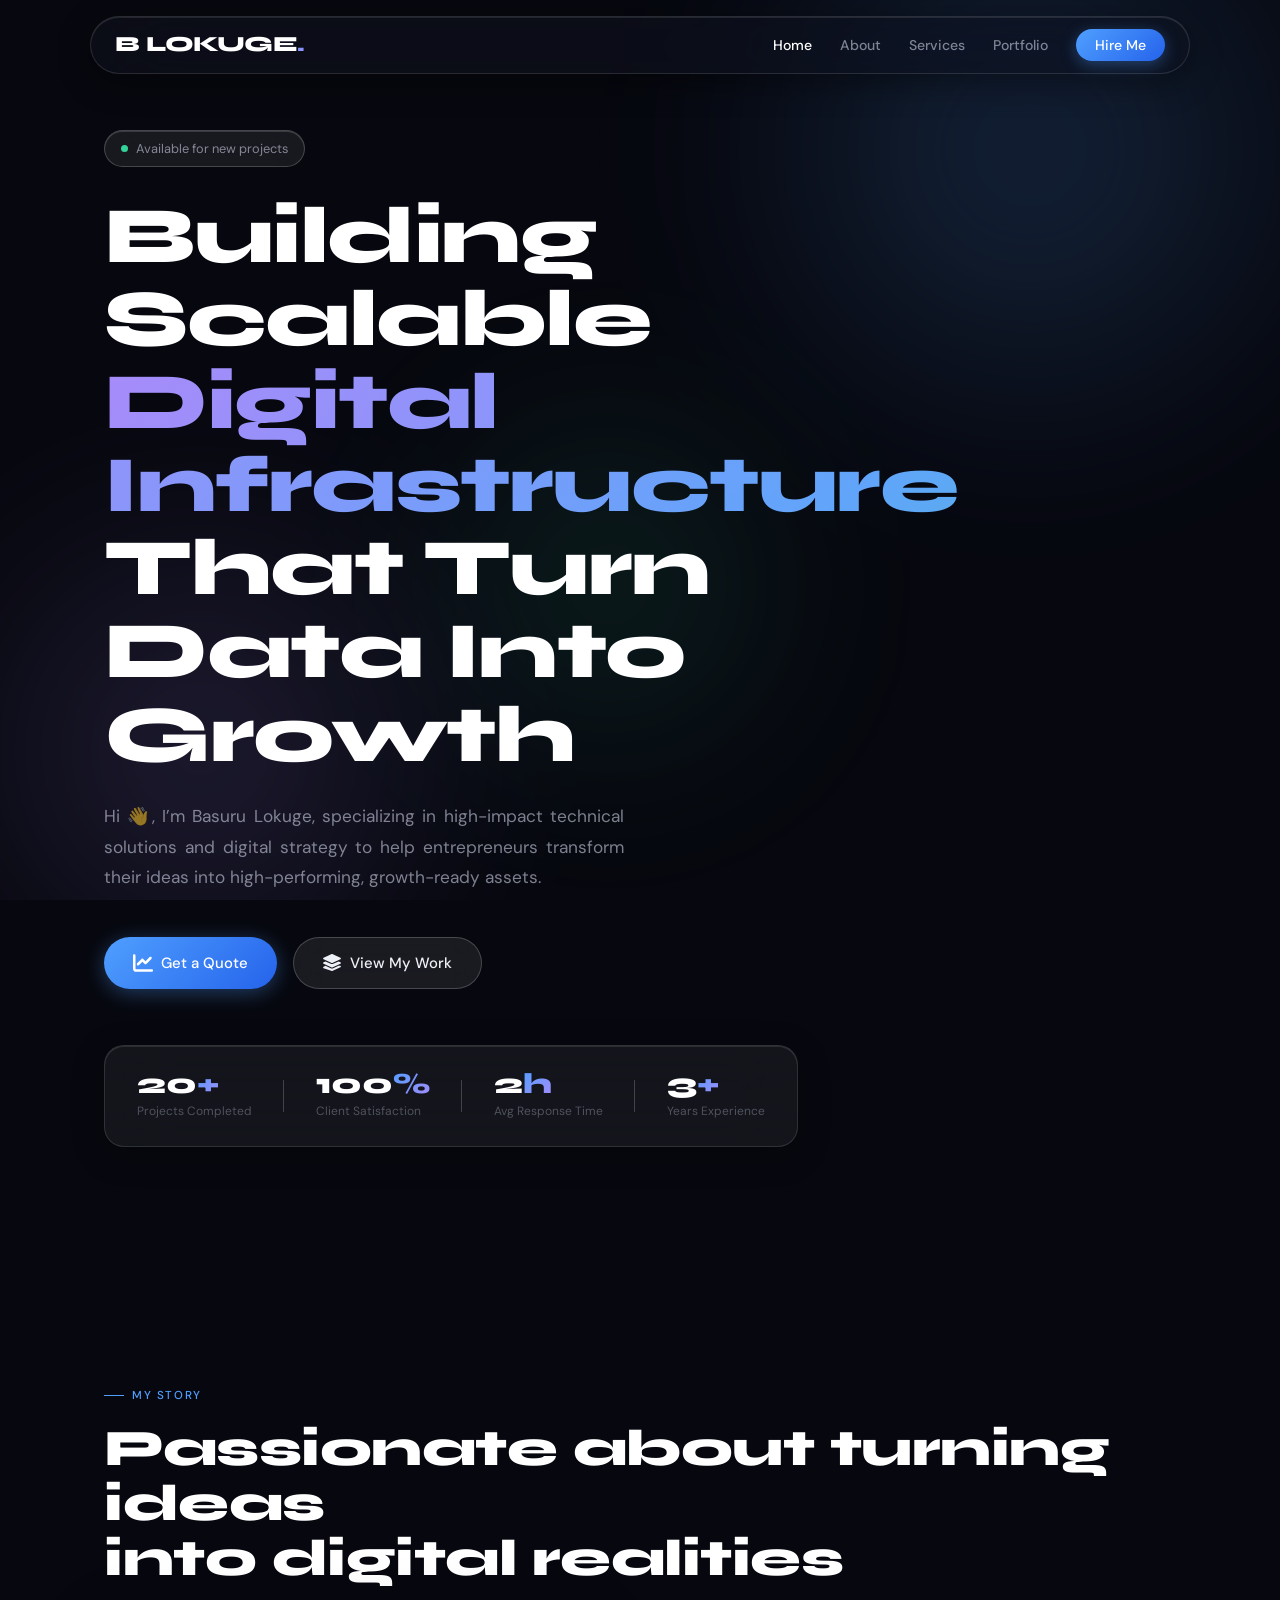
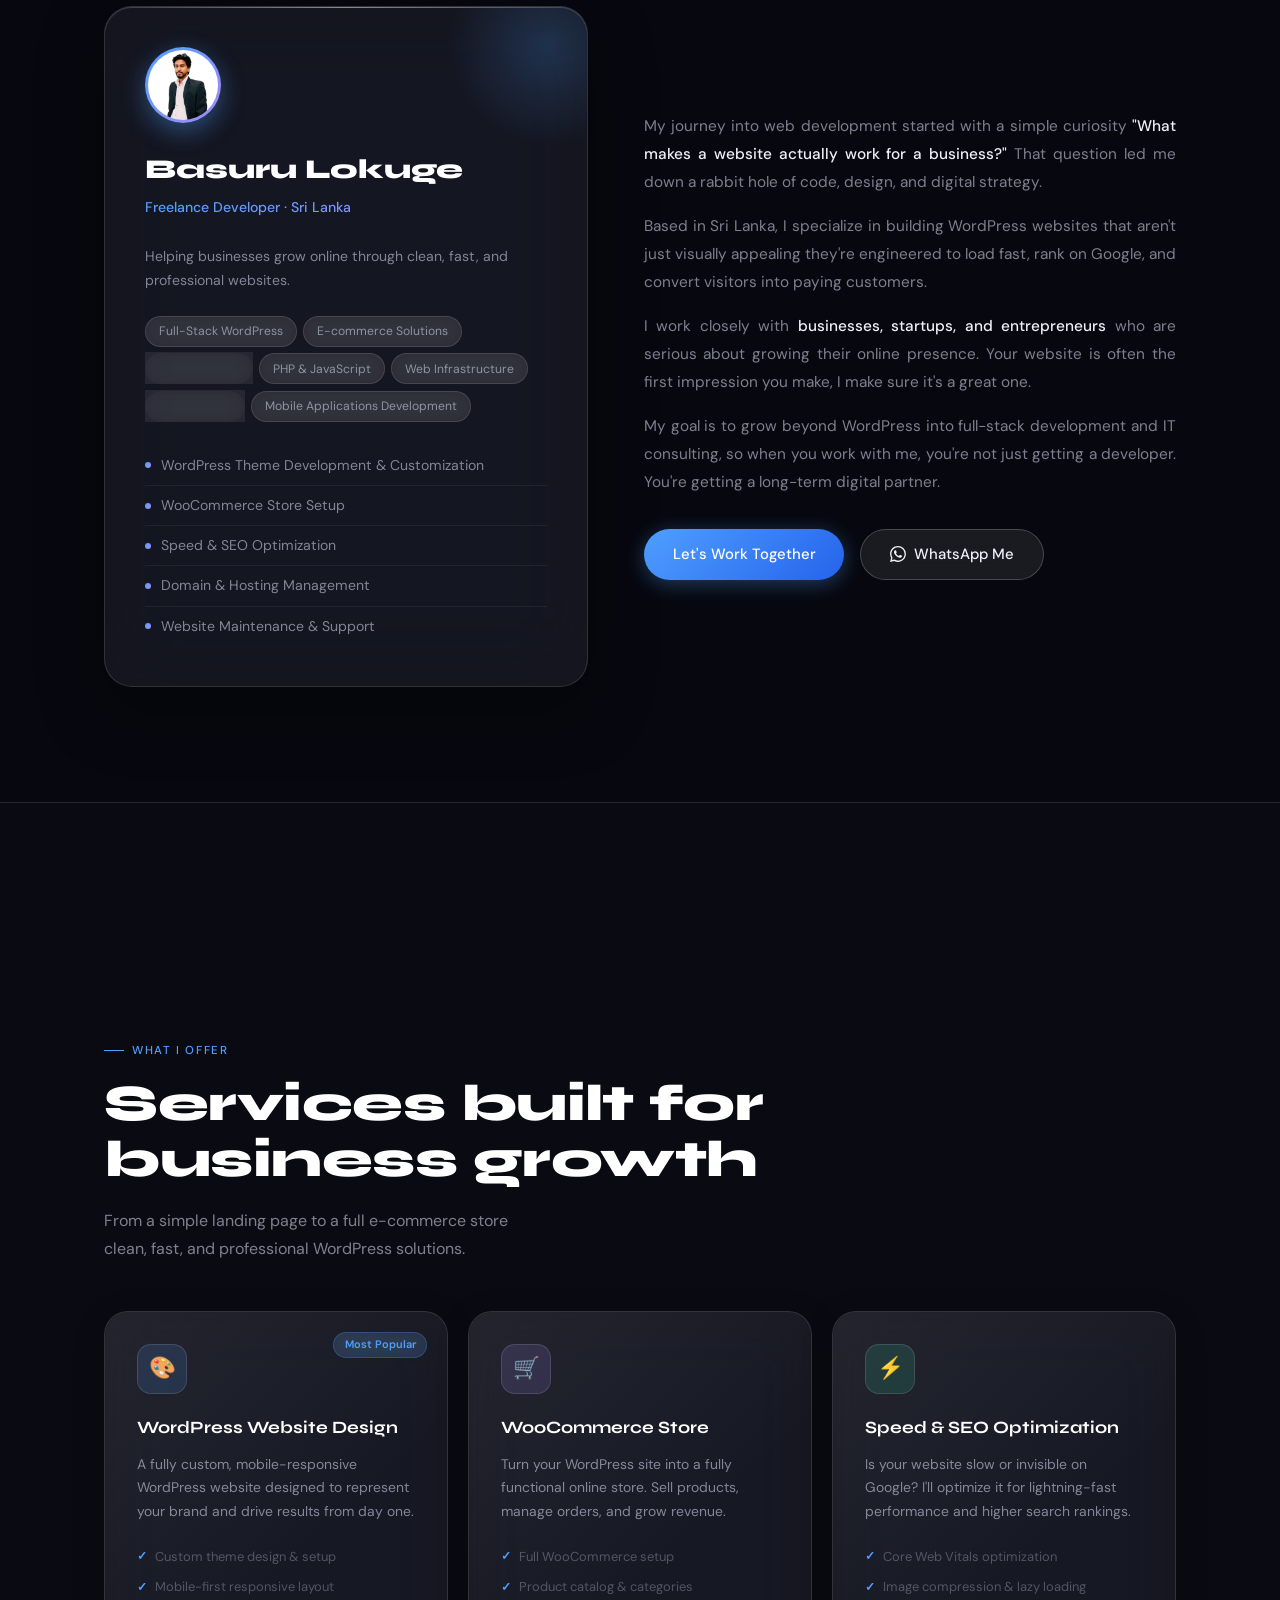
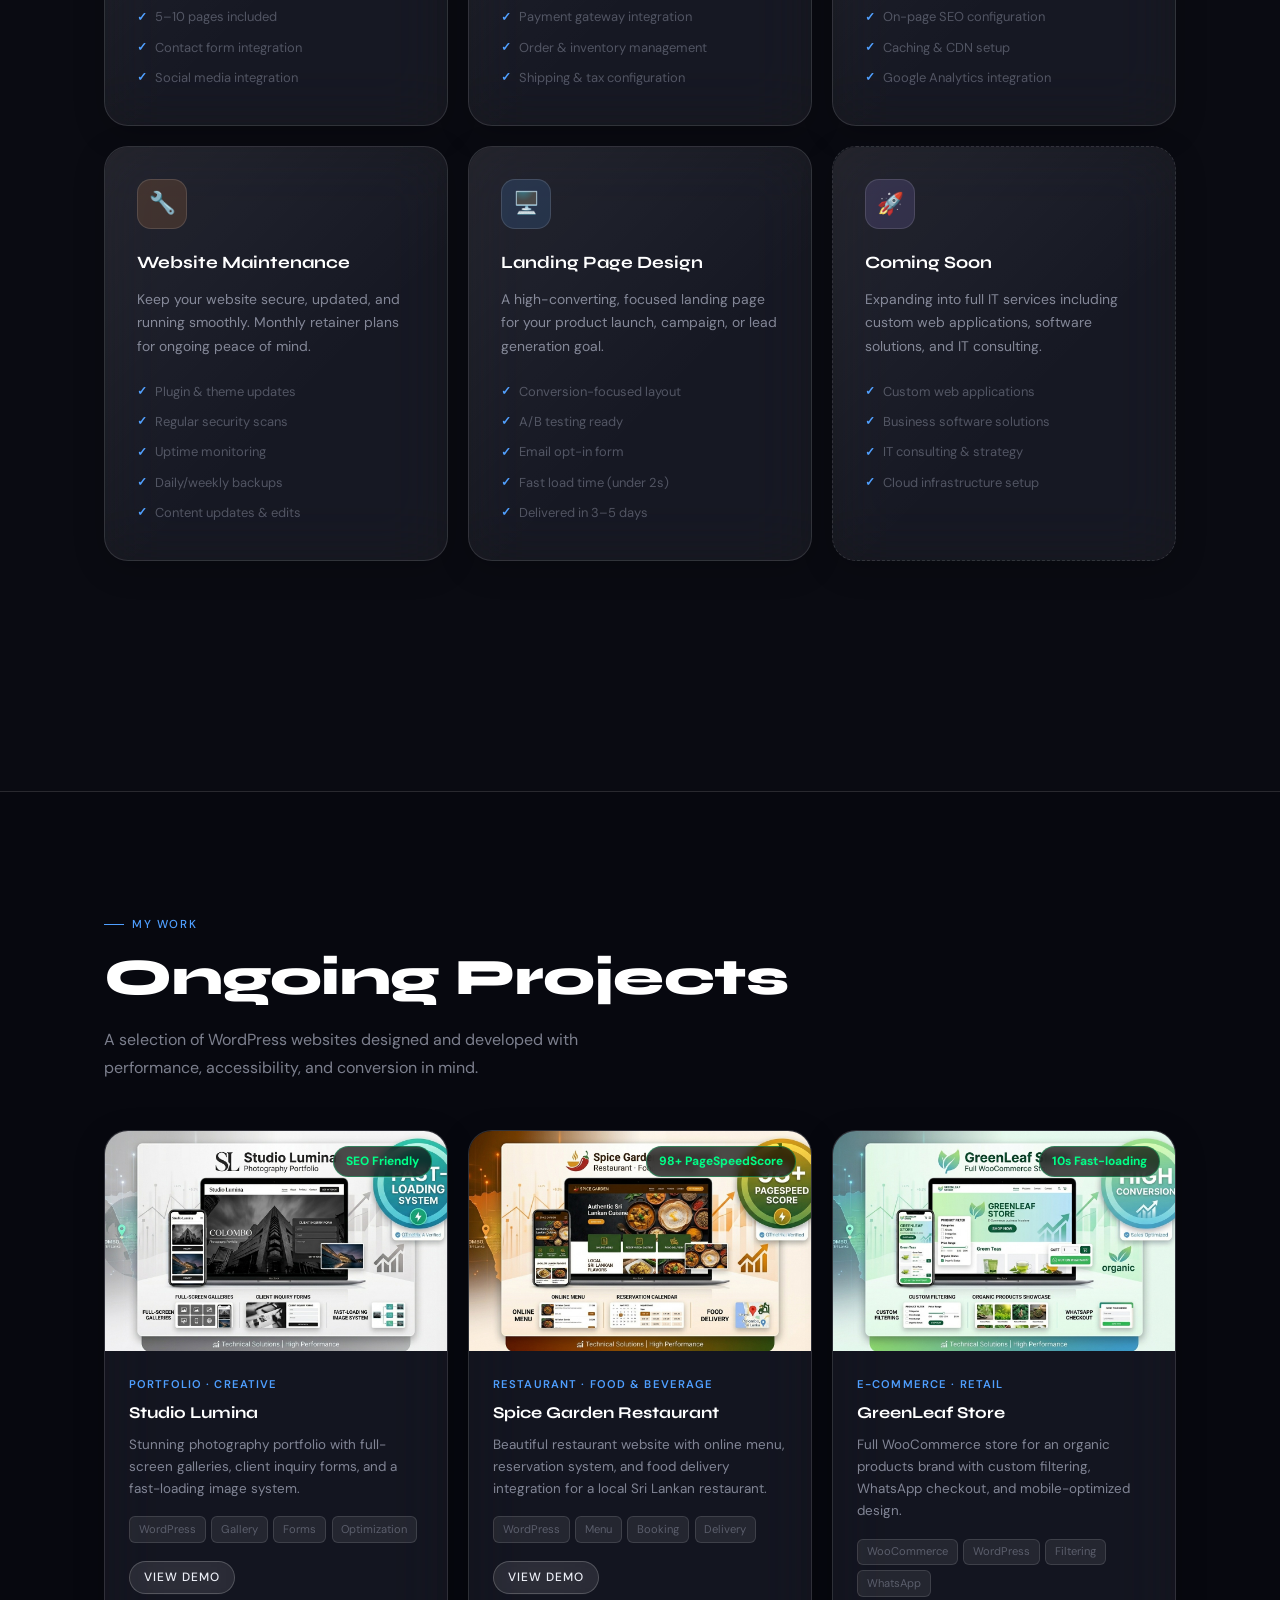
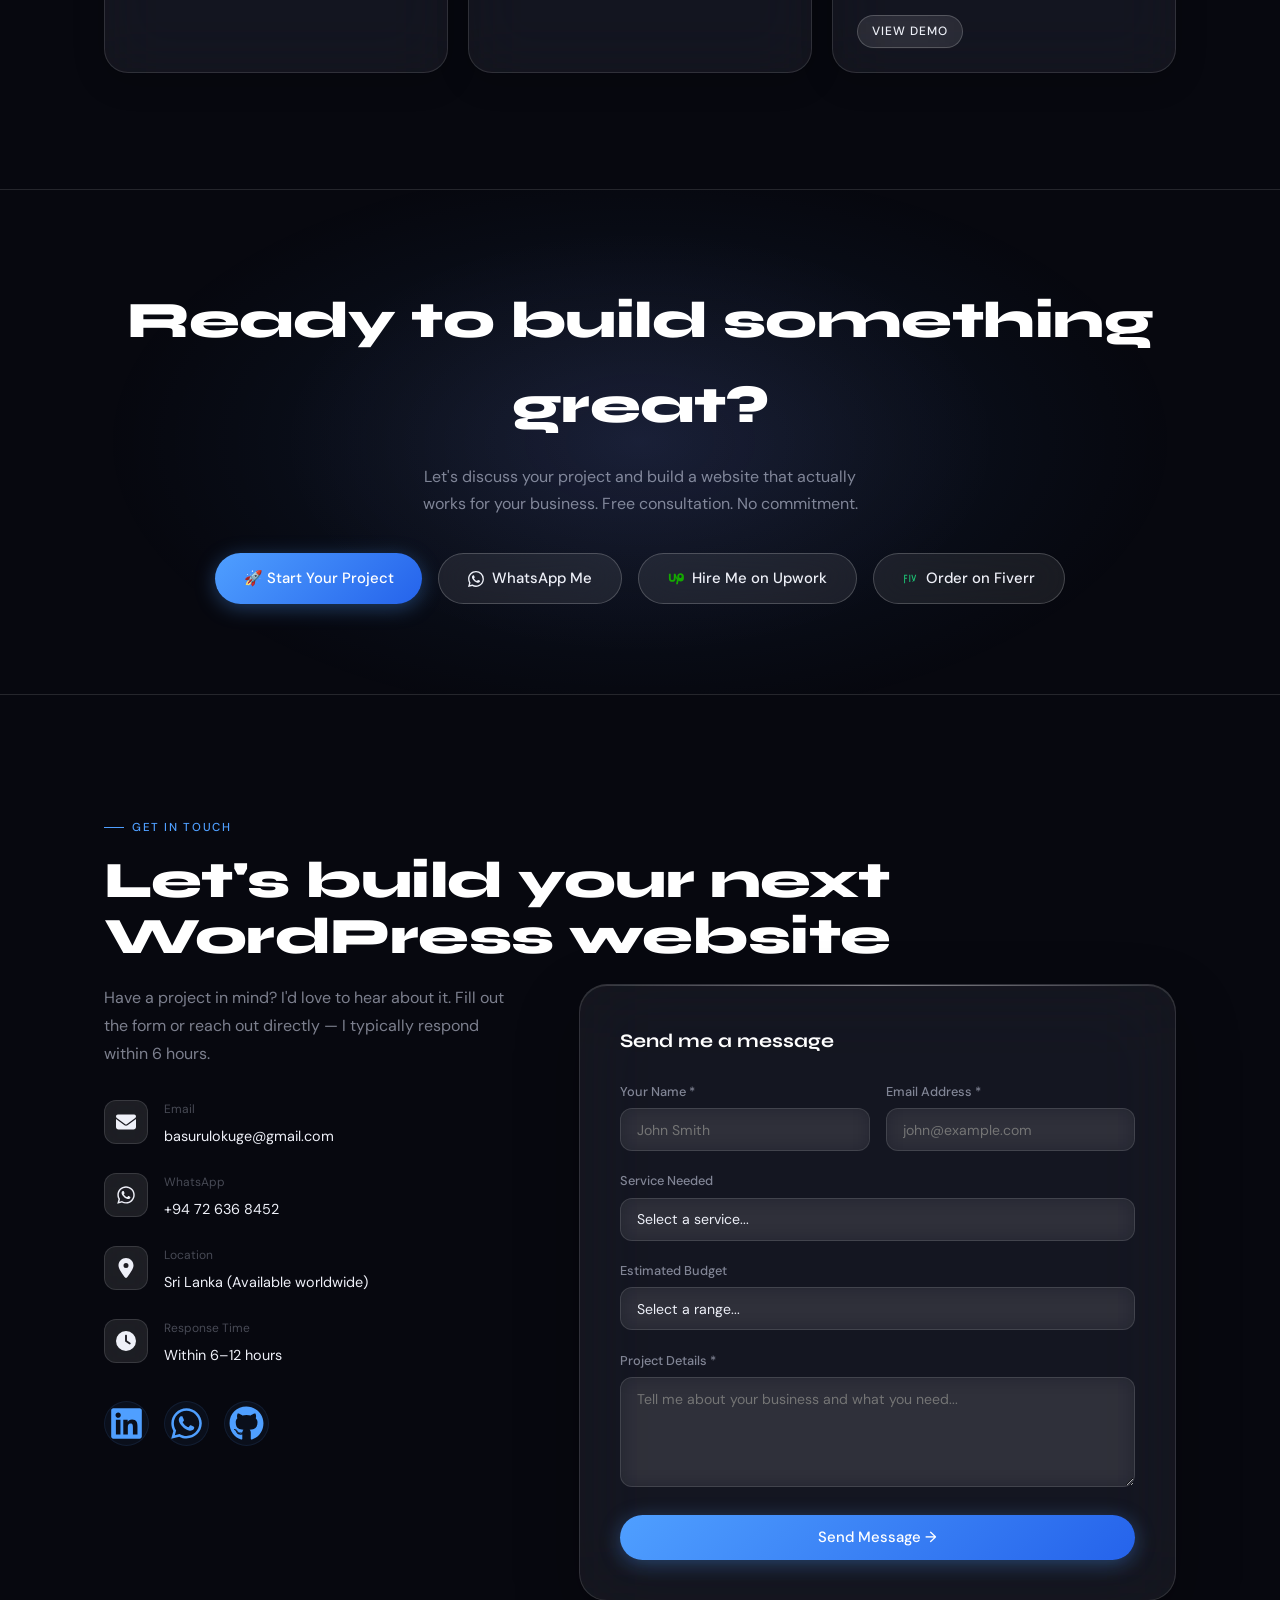
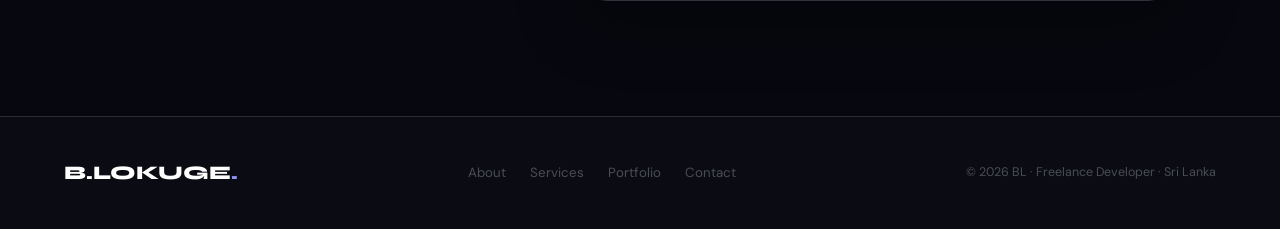
<file: mainsite/index.html>
<!DOCTYPE html>
<html lang="en">
<head>
<meta charset="UTF-8">
<meta name="viewport" content="width=device-width, initial-scale=1.0">
<meta name="description" content="Basuru Lokuge – Freelance Developer in Sri Lanka. I build fast, professional websites for small businesses, startups & entrepreneurs.">
<link rel="icon" type="image/png" href="images/bl-icon.png">
<title>BL · Freelance Developer | Sri Lanka</title>
<link rel="preconnect" href="https://fonts.googleapis.com">
<link href="https://fonts.googleapis.com/css2?family=Syne:wght@400;600;700;800&family=DM+Sans:ital,wght@0,300;0,400;0,500;1,300&display=swap" rel="stylesheet">
<style>
:root {
  --bg: #07080f;
  --accent: #4f9fff;
  --accent2: #a78bfa;
  --accent3: #34d399;
  --glow1: rgba(79,159,255,0.22);
  --glow2: rgba(167,139,250,0.18);
  --glass: rgba(255,255,255,0.055);
  --glass2: rgba(255,255,255,0.09);
  --glass3: rgba(255,255,255,0.13);
  --rim: rgba(255,255,255,0.12);
  --rim2: rgba(255,255,255,0.2);
  --text: #eef0f8;
  --muted: rgba(220,225,245,0.55);
  --muted2: rgba(220,225,245,0.3);
  --white: #ffffff;
  --green: #34d399;
  --font-h: 'Syne', sans-serif;
  --font-b: 'DM Sans', sans-serif;
  --ease: cubic-bezier(0.25,0.46,0.45,0.94);
  --spring: cubic-bezier(0.34,1.56,0.64,1);
}
*{margin:0;padding:0;box-sizing:border-box;}
html{scroll-behavior:smooth;}
body{background:var(--bg);color:var(--text);font-family:var(--font-b);font-size:16px;line-height:1.65;overflow-x:hidden;}

/* AMBIENT BLOBS */
.ambient{position:fixed;inset:0;z-index:0;pointer-events:none;overflow:hidden;}
.blob{position:absolute;border-radius:50%;filter:blur(90px);opacity:0.6;animation:drift 18s ease-in-out infinite;}
.blob1{width:700px;height:700px;background:radial-gradient(circle,rgba(79,159,255,0.35),transparent 70%);top:-200px;right:-100px;animation-delay:0s;}
.blob2{width:600px;height:600px;background:radial-gradient(circle,rgba(167,139,250,0.3),transparent 70%);bottom:-150px;left:-100px;animation-delay:-7s;}
.blob3{width:450px;height:450px;background:radial-gradient(circle,rgba(52,211,153,0.25),transparent 70%);top:40%;left:30%;animation-delay:-13s;}
@keyframes drift{0%,100%{transform:translate(0,0) scale(1);}33%{transform:translate(40px,-60px) scale(1.08);}66%{transform:translate(-30px,40px) scale(0.94);}}

/* NAV — floating pill */
nav{
  position:fixed;top:16px;left:50%;transform:translateX(-50%);z-index:200;
  width:calc(100% - 3rem);max-width:1100px;
  display:flex;align-items:center;justify-content:space-between;
  padding:0 1.5rem;height:58px;
  background:rgba(15,17,28,0.6);
  backdrop-filter:blur(40px) saturate(200%);-webkit-backdrop-filter:blur(40px) saturate(200%);
  border:1px solid var(--rim);border-radius:100px;
  box-shadow:0 8px 32px rgba(0,0,0,0.4),inset 0 1px 0 rgba(255,255,255,0.1);
  transition:all 0.4s var(--ease);
}
.nav-logo{font-family:var(--font-h);font-size:1.35rem;font-weight:800;color:var(--white);text-decoration:none;letter-spacing:-0.5px;}
.nav-logo .logo-dot{background:linear-gradient(135deg,var(--accent),var(--accent2));-webkit-background-clip:text;-webkit-text-fill-color:transparent;background-clip:text;}
.nav-links{display:flex;gap:1.75rem;list-style:none;}
.nav-links a{color:var(--muted);text-decoration:none;font-size:0.88rem;font-weight:500;transition:color 0.25s;}
.nav-links a:hover{color:var(--white);}
.nav-cta{background:linear-gradient(135deg,var(--accent),#2563eb);color:var(--white)!important;padding:0.45rem 1.2rem;border-radius:100px;box-shadow:0 4px 16px rgba(79,159,255,0.35);transition:all 0.3s var(--spring)!important;}
.nav-cta:hover{transform:scale(1.05)!important;box-shadow:0 6px 24px rgba(79,159,255,0.5)!important;}
.hamburger{display:none;flex-direction:column;gap:5px;cursor:pointer;background:none;border:none;padding:4px;}
.hamburger span{display:block;width:20px;height:2px;background:var(--text);border-radius:2px;transition:0.3s var(--ease);}
.mobile-nav{display:none;position:fixed;top:0;left:0;right:0;bottom:0;z-index:190;flex-direction:column;align-items:center;justify-content:center;gap:2.5rem;background:rgba(7,8,15,0.92);backdrop-filter:blur(40px);-webkit-backdrop-filter:blur(40px);}
.mobile-nav.open{display:flex;}
.mobile-nav a{color:var(--text);text-decoration:none;font-size:1.75rem;font-family:var(--font-h);font-weight:700;transition:color 0.2s;}
.mobile-nav a:hover{color:var(--accent);}
@media(max-width:768px){.nav-links{display:none;}.hamburger{display:flex;}nav{top:10px;width:calc(100% - 2rem);}}

/* PAGE */
.page{position:relative;z-index:1;}

/* SECTIONS */
section{padding:clamp(5rem,9vw,8rem) clamp(1.5rem,5vw,4rem);max-width:1200px;margin:0 auto;}
.section-label{display:inline-flex;align-items:center;gap:8px;font-size:0.72rem;font-weight:500;letter-spacing:0.14em;text-transform:uppercase;color:var(--accent);margin-bottom:1rem;}
.section-label::before{content:'';display:block;width:20px;height:1px;background:var(--accent);}
h2.section-title{font-family:var(--font-h);font-size:clamp(2rem,4vw,3.2rem);font-weight:800;line-height:1.08;color:var(--white);margin-bottom:1.25rem;letter-spacing:-0.5px;}
.section-desc{color:var(--muted);font-size:1rem;max-width:520px;margin-bottom:3rem;line-height:1.75;}

/* BUTTONS */
.btn{display:inline-flex;align-items:center;gap:8px;padding:0.78rem 1.8rem;border-radius:100px;font-family:var(--font-b);font-size:0.93rem;font-weight:500;text-decoration:none;cursor:pointer;border:none;transition:all 0.35s var(--spring);}
.btn-primary{background:linear-gradient(135deg,var(--accent) 0%,#2563eb 100%);color:var(--white);box-shadow:0 4px 20px rgba(79,159,255,0.35);}
.btn-primary:hover{transform:translateY(-2px) scale(1.03);box-shadow:0 8px 32px rgba(79,159,255,0.5);}
.btn-outline{background:rgba(255,255,255,0.08);backdrop-filter:blur(20px);-webkit-backdrop-filter:blur(20px);color:var(--text);border:1px solid var(--rim2);}
.btn-outline:hover{background:rgba(255,255,255,0.13);transform:translateY(-2px);}
.btn-demo { display: inline-block; margin-top: 18px; padding: 6px 14px; font-size: 12px; text-transform: uppercase; letter-spacing: 1px; transition: all 0.3s ease; }
.btn-demo:hover {background-color: #2563eb; color: white; transform: translateY(-2px);}

/* HERO */
#home{min-height:100vh;display:flex;align-items:center;position:relative;padding-top:130px;overflow:hidden;}
.hero-content{position:relative;z-index:2;max-width:750px;}
.hero-badge{display:inline-flex;align-items:center;gap:8px;background:rgba(255,255,255,0.07);backdrop-filter:blur(20px);-webkit-backdrop-filter:blur(20px);border:1px solid var(--rim2);border-radius:100px;padding:0.42rem 1rem;font-size:0.8rem;color:var(--muted);margin-bottom:1.75rem;box-shadow:inset 0 1px 0 rgba(255,255,255,0.15);}
.dot{width:7px;height:7px;border-radius:50%;background:var(--green);animation:pulse 2.2s infinite;}
@keyframes pulse{0%,100%{box-shadow:0 0 0 0 rgba(52,211,153,0.6);}60%{box-shadow:0 0 0 6px rgba(52,211,153,0);}}
h1.hero-title{font-family:var(--font-h);font-size:clamp(2.3rem,6.5vw,5rem);font-weight:800;line-height:1.04;color:var(--white);margin-bottom:1.5rem;letter-spacing:-1.5px;}
h1.hero-title .hl{background:linear-gradient(135deg,#a78bfa 0%,#60a5fa 50%,#34d399 100%);-webkit-background-clip:text;-webkit-text-fill-color:transparent;background-clip:text;background-size:180% 180%;animation:shimmer 6s ease infinite;}
@keyframes shimmer{0%{background-position:0% 50%;}50%{background-position:100% 50%;}100%{background-position:0% 50%;}}
.hero-sub{font-size:1.08rem;color:var(--muted);max-width:520px;line-height:1.78;margin-bottom:2.75rem;}
.hero-actions{display:flex;flex-wrap:wrap;gap:1rem;margin-bottom:3.5rem;}
.hero-stats{display:flex;flex-wrap:wrap;padding:1.5rem 2rem;background:rgba(255,255,255,0.055);backdrop-filter:blur(30px);-webkit-backdrop-filter:blur(30px);border:1px solid var(--rim);border-radius:20px;box-shadow:0 8px 32px rgba(0,0,0,0.25),inset 0 1px 0 rgba(255,255,255,0.1);width:fit-content;}
.stat-item{padding:0 2rem;position:relative;}
.stat-item:not(:last-child)::after{content:'';position:absolute;right:0;top:20%;height:60%;width:1px;background:var(--rim2);}
.stat-num{font-family:var(--font-h);font-size:1.8rem;font-weight:800;color:var(--white);line-height:1;}
.stat-num span{background:linear-gradient(135deg,var(--accent),var(--accent2));-webkit-background-clip:text;-webkit-text-fill-color:transparent;background-clip:text;}
.stat-label{font-size:0.75rem;color:var(--muted2);margin-top:4px;}
@media(max-width:600px){.stat-item{padding:0.75rem 1rem;}.stat-item::after{display:none;}}

/* ABOUT */
.about-grid{display:grid;grid-template-columns:1fr 1.1fr;gap:3.5rem;align-items:center;}
@media(max-width:800px){.about-grid{grid-template-columns:1fr;gap:2.5rem;}}
.about-card{position:relative;background:rgba(255,255,255,0.06);backdrop-filter:blur(40px) saturate(180%);-webkit-backdrop-filter:blur(40px) saturate(180%);border:1px solid var(--rim);border-radius:28px;padding:2.5rem;box-shadow:0 24px 64px rgba(0,0,0,0.35),inset 0 1px 0 rgba(255,255,255,0.15);overflow:hidden;}
.about-card::before{content:'';position:absolute;top:0;left:0;right:0;height:1px;background:linear-gradient(90deg,transparent,rgba(255,255,255,0.4),transparent);}
.about-card::after{content:'';position:absolute;top:-60px;right:-60px;width:200px;height:200px;border-radius:50%;background:radial-gradient(circle,rgba(79,159,255,0.2),transparent 70%);pointer-events:none;}
.about-avatar{width:76px;height:76px;border-radius:50%;background:linear-gradient(135deg,var(--accent) 0%,var(--accent2) 100%);display:flex;align-items:center;justify-content:center;margin-bottom:1.5rem;box-shadow:0 8px 24px rgba(79,159,255,0.4);overflow:hidden;padding:3px;}.about-avatar img{width:100%;height:100%;object-fit:cover;border-radius:50%;}
.about-name{font-family:var(--font-h);font-size:1.7rem;font-weight:800;color:var(--white);margin-bottom:4px;}
.about-role{background:linear-gradient(135deg,var(--accent),var(--accent2));-webkit-background-clip:text;-webkit-text-fill-color:transparent;background-clip:text;font-size:0.88rem;font-weight:500;margin-bottom:1.5rem;}
.about-tags{display:flex;flex-wrap:wrap;gap:0.4rem;margin-top:1.5rem;}
.tag{background:rgba(255,255,255,0.08);backdrop-filter:blur(10px);-webkit-backdrop-filter:blur(10px);border:1px solid var(--rim);border-radius:100px;padding:0.28rem 0.8rem;font-size:0.76rem;color:var(--muted);}
.skills-list{list-style:none;margin-top:1.5rem;}
.skills-list li{display:flex;align-items:center;gap:10px;color:var(--muted);font-size:0.88rem;padding:0.5rem 0;border-bottom:1px solid rgba(255,255,255,0.06);}
.skills-list li:last-child{border-bottom:none;}
.skills-list li::before{content:'';display:block;width:6px;height:6px;border-radius:50%;background:linear-gradient(135deg,var(--accent),var(--accent2));flex-shrink:0;}
.about-text p{color:var(--muted);line-height:1.82;margin-bottom:1rem;font-size:0.96rem;}
.about-text p strong{color:var(--text);font-weight:500;}

/* SERVICES */
.services-grid{display:grid;grid-template-columns:repeat(auto-fit,minmax(290px,1fr));gap:1.25rem;}
.service-card{position:relative;background:rgba(255,255,255,0.055);backdrop-filter:blur(30px) saturate(180%);-webkit-backdrop-filter:blur(30px) saturate(180%);border:1px solid var(--rim);border-radius:24px;padding:2rem;transition:all 0.4s var(--spring);overflow:hidden;box-shadow:0 8px 32px rgba(0,0,0,0.2);}
.service-card::before{content:'';position:absolute;inset:0;border-radius:24px;background:linear-gradient(135deg,rgba(255,255,255,0.06) 0%,transparent 60%);pointer-events:none;}
.service-card:hover{transform:translateY(-6px) scale(1.01);border-color:rgba(79,159,255,0.35);box-shadow:0 20px 60px rgba(79,159,255,0.15),0 8px 32px rgba(0,0,0,0.3);}
.service-icon{width:50px;height:50px;border-radius:14px;display:flex;align-items:center;justify-content:center;font-size:1.35rem;margin-bottom:1.25rem;border:1px solid var(--rim);}
.icon-blue{background:rgba(79,159,255,0.15);}
.icon-purple{background:rgba(167,139,250,0.15);}
.icon-green{background:rgba(52,211,153,0.15);}
.icon-orange{background:rgba(251,146,60,0.15);}
.service-card h3{font-family:var(--font-h);font-size:1.08rem;font-weight:700;color:var(--white);margin-bottom:0.65rem;}
.service-card p{color:var(--muted);font-size:0.87rem;line-height:1.7;margin-bottom:1.1rem;}
.service-features{list-style:none;}
.service-features li{font-size:0.81rem;color:var(--muted2);padding:0.28rem 0;display:flex;align-items:center;gap:8px;}
.service-features li::before{content:'✓';color:var(--accent);font-weight:700;font-size:0.78rem;}
.service-badge{position:absolute;top:1.25rem;right:1.25rem;background:rgba(79,159,255,0.15);backdrop-filter:blur(10px);-webkit-backdrop-filter:blur(10px);border:1px solid rgba(79,159,255,0.25);border-radius:100px;padding:0.18rem 0.65rem;font-size:0.68rem;color:var(--accent);font-weight:600;}

/* PORTFOLIO */
.portfolio-grid{display:grid;grid-template-columns:repeat(auto-fit,minmax(320px,1fr));gap:1.25rem;}
.project-card{background:rgba(255,255,255,0.055);backdrop-filter:blur(30px) saturate(180%);-webkit-backdrop-filter:blur(30px) saturate(180%);border:1px solid var(--rim);border-radius:24px;overflow:hidden;transition:all 0.4s var(--spring);box-shadow:0 8px 32px rgba(0,0,0,0.2);}
.project-card:hover{transform:translateY(-6px) scale(1.01);border-color:rgba(167,139,250,0.35);box-shadow:0 20px 60px rgba(167,139,250,0.12),0 8px 32px rgba(0,0,0,0.3);}
.project-preview{position:relative;width:100%;height:220px;overflow:hidden;background:#f8f9fa;}.project-img{width:100%;height:100%;object-fit:cover;transition:transform 0.5s ease;}.project-card:hover .project-img{transform:scale(1.05);}.speed-badge{position:absolute;top:15px;right:15px;background:rgba(0,0,0,0.7);color:#00ff88;padding:5px 12px;border-radius:20px;font-size:0.75rem;font-weight:700;display:flex;align-items:center;gap:6px;backdrop-filter:blur(4px);border:1px solid rgba(0,255,136,0.3);}
.preview-1{background:linear-gradient(135deg,#1a2744,#0f1a33);}
.preview-2{background:linear-gradient(135deg,#122212,#0a1a0e);}
.preview-3{background:linear-gradient(135deg,#231332,#160e22);}
.preview-4{background:linear-gradient(135deg,#1c1308,#110c03);}
.preview-5{background:linear-gradient(135deg,#1e0e28,#130819);}
.preview-6{background:linear-gradient(135deg,#0d1e24,#071217);}
.preview-mockup{width:68%;border-radius:8px;background:rgba(255,255,255,0.08);backdrop-filter:blur(10px);-webkit-backdrop-filter:blur(10px);border:1px solid rgba(255,255,255,0.1);padding:12px;}
.mock-bar{height:6px;border-radius:3px;background:var(--accent);margin-bottom:7px;opacity:0.85;}
.mock-bar.short{width:55%;background:var(--accent2);}
.mock-lines{display:flex;flex-direction:column;gap:4px;}
.mock-line{height:3.5px;border-radius:2px;background:rgba(255,255,255,0.2);}
.mock-line.w80{width:80%;}.mock-line.w65{width:65%;}.mock-line.w90{width:90%;}
.project-body{padding:1.5rem;}
.project-type{font-size:0.7rem;text-transform:uppercase;letter-spacing:0.1em;color:var(--accent);font-weight:600;margin-bottom:0.4rem;}
.project-card h3{font-family:var(--font-h);font-size:1.03rem;font-weight:700;color:var(--white);margin-bottom:0.45rem;}
.project-card p{color:var(--muted);font-size:0.84rem;line-height:1.65;margin-bottom:1rem;}
.project-tech{display:flex;flex-wrap:wrap;gap:0.35rem;}
.tech-chip{background:rgba(255,255,255,0.07);border:1px solid var(--rim);border-radius:6px;padding:0.18rem 0.55rem;font-size:0.7rem;color:var(--muted2);}

/* TESTIMONIALS */
.testimonials-grid{display:grid;grid-template-columns:repeat(auto-fit,minmax(280px,1fr));gap:1.25rem;}
.testimonial-card{background:rgba(255,255,255,0.055);backdrop-filter:blur(30px) saturate(180%);-webkit-backdrop-filter:blur(30px) saturate(180%);border:1px solid var(--rim);border-radius:24px;padding:1.75rem;position:relative;overflow:hidden;transition:all 0.35s var(--ease);box-shadow:0 8px 32px rgba(0,0,0,0.2);}
.testimonial-card::before{content:'';position:absolute;inset:0;border-radius:24px;background:linear-gradient(135deg,rgba(255,255,255,0.05) 0%,transparent 60%);pointer-events:none;}
.testimonial-card:hover{transform:translateY(-3px);border-color:var(--rim2);}
.quote-mark{font-size:5rem;line-height:1;background:linear-gradient(135deg,var(--accent),var(--accent2));-webkit-background-clip:text;-webkit-text-fill-color:transparent;background-clip:text;opacity:0.25;font-family:Georgia,serif;position:absolute;top:0.75rem;right:1.5rem;}
.stars{font-size:0.85rem;margin-bottom:1rem;background:linear-gradient(135deg,#fbbf24,#f59e0b);-webkit-background-clip:text;-webkit-text-fill-color:transparent;background-clip:text;}
.testimonial-text{color:var(--muted);font-size:0.88rem;line-height:1.72;margin-bottom:1.25rem;font-style:italic;}
.testimonial-author{display:flex;align-items:center;gap:12px;}
.author-avatar{width:38px;height:38px;border-radius:50%;display:flex;align-items:center;justify-content:center;font-size:0.82rem;font-weight:700;color:var(--white);flex-shrink:0;}
.av1{background:linear-gradient(135deg,#3b82f6,#1d4ed8);}
.av2{background:linear-gradient(135deg,#22c55e,#15803d);}
.av3{background:linear-gradient(135deg,#f59e0b,#d97706);}
.av4{background:linear-gradient(135deg,#a855f7,#7c3aed);}
.av5{background:linear-gradient(135deg,#ef4444,#dc2626);}
.av6{background:linear-gradient(135deg,#14b8a6,#0d9488);}
.author-name{font-weight:500;font-size:0.88rem;color:var(--white);}
.author-role{font-size:0.75rem;color:var(--muted2);}

/* CTA BANNER */
.cta-banner{position:relative;overflow:hidden;padding:clamp(3.5rem,7vw,6rem) 1.5rem;text-align:center;border-top:1px solid var(--rim);border-bottom:1px solid var(--rim);}
.cta-banner::before{content:'';position:absolute;inset:0;background:radial-gradient(ellipse 60% 80% at 50% 50%,rgba(79,159,255,0.1),transparent 70%);}
.cta-banner::after{content:'';position:absolute;inset:0;background:radial-gradient(ellipse 40% 60% at 50% 50%,rgba(167,139,250,0.08),transparent 70%);}
.cta-banner h2{font-family:var(--font-h);font-size:clamp(1.9rem,4.5vw,3.2rem);font-weight:800;color:var(--white);margin-bottom:1rem;position:relative;z-index:2;letter-spacing:-0.5px;}
.cta-banner p{color:var(--muted);max-width:460px;margin:0 auto 2.25rem;position:relative;z-index:2;}
.cta-btns{position:relative;z-index:2;display:flex;gap:1rem;flex-wrap:wrap;justify-content:center;}

/* CONTACT */
.contact-grid{display:grid;grid-template-columns:1fr 1.45fr;gap:4rem;align-items:start;}
@media(max-width:800px){.contact-grid{grid-template-columns:1fr;gap:2.5rem;}}
.contact-item{display:flex;align-items:flex-start;gap:1rem;margin-bottom:1.5rem;}
.contact-icon{width:44px;height:44px;border-radius:12px;background:var(--glass2);backdrop-filter:blur(20px);-webkit-backdrop-filter:blur(20px);border:1px solid var(--rim);display:flex;align-items:center;justify-content:center;font-size:1.1rem;flex-shrink:0;}
.contact-item-label{font-size:0.75rem;color:var(--muted2);margin-bottom:3px;}
.contact-item-value{font-size:0.9rem;color:var(--text);text-decoration:none;transition:color 0.2s;}
.contact-item-value:hover{color:var(--accent);}
.contact-form{background:rgba(255,255,255,0.06);backdrop-filter:blur(40px) saturate(180%);-webkit-backdrop-filter:blur(40px) saturate(180%);border:1px solid var(--rim);border-radius:28px;padding:2.5rem;box-shadow:0 24px 64px rgba(0,0,0,0.3),inset 0 1px 0 rgba(255,255,255,0.12);position:relative;overflow:hidden;}
.contact-form::before{content:'';position:absolute;top:0;left:0;right:0;height:1px;background:linear-gradient(90deg,transparent,rgba(255,255,255,0.4),transparent);}
.form-group{margin-bottom:1.2rem;}
.form-row{display:grid;grid-template-columns:1fr 1fr;gap:1rem;}
@media(max-width:480px){.form-row{grid-template-columns:1fr;}}
label{display:block;font-size:0.8rem;font-weight:500;color:var(--muted);margin-bottom:0.4rem;}
input,textarea,select{width:100%;background:rgba(255,255,255,0.06);backdrop-filter:blur(10px);-webkit-backdrop-filter:blur(10px);border:1px solid var(--rim);border-radius:12px;padding:0.72rem 1rem;color:var(--text);font-family:var(--font-b);font-size:0.88rem;outline:none;transition:all 0.25s var(--ease);-webkit-appearance:none;appearance:none;}
input:focus,textarea:focus,select:focus{border-color:rgba(79,159,255,0.5);background:rgba(79,159,255,0.07);box-shadow:0 0 0 3px rgba(79,159,255,0.12);}
select option{background:#1a1f2e;}
textarea{resize:vertical;min-height:110px;}
.form-success{display:none;background:rgba(52,211,153,0.1);backdrop-filter:blur(10px);-webkit-backdrop-filter:blur(10px);border:1px solid rgba(52,211,153,0.25);border-radius:12px;padding:1rem;text-align:center;color:var(--green);font-size:0.88rem;margin-top:1rem;}

/* SOCIAL ICONS */
.social-links{display:flex;gap:15px;margin-top:2rem;}
.social-link{width:45px;height:45px;background:rgba(79,159,255,0.05);border:1px solid rgba(79,159,255,0.1);border-radius:50%;display:flex;justify-content:center;align-items:center;color:var(--accent);transition:all 0.3s ease;text-decoration:none;}
.social-link:hover{background:var(--accent);color:#fff;transform:translateY(-5px);box-shadow:0 10px 20px rgba(79,159,255,0.3);}
.social-link svg{width:35px;height:35px;display:block;}

/* FOOTER */
footer{border-top:1px solid var(--rim);padding:2.5rem clamp(1.5rem,5vw,4rem);display:flex;flex-wrap:wrap;align-items:center;justify-content:space-between;gap:1rem;background:rgba(255,255,255,0.02);}
.footer-logo{font-family:var(--font-h);font-size:1.2rem;font-weight:800;text-decoration:none;color:var(--white);}
.footer-logo .logo-dot{background:linear-gradient(135deg,var(--accent),var(--accent2));-webkit-background-clip:text;-webkit-text-fill-color:transparent;background-clip:text;}
.footer-links{display:flex;gap:1.5rem;}
.footer-links a{color:var(--muted2);text-decoration:none;font-size:0.83rem;transition:color 0.2s;}
.footer-links a:hover{color:var(--muted);}
.footer-copy{color:var(--muted2);font-size:0.78rem;}

/* ANIMATIONS */
.fade-up{opacity:0;transform:translateY(24px);transition:opacity 0.7s var(--ease),transform 0.7s var(--ease);}
.fade-up.visible{opacity:1;transform:translateY(0);}
.section-alt{background:rgba(255,255,255,0.015);border-top:1px solid var(--rim);border-bottom:1px solid var(--rim);}

/* IMPROVED MOBILE RESPONSIVENESS */

/* 1. Universal Spacing Adjustment */
@media (max-width: 768px) {
  section {
    padding: 4rem 1.25rem; /* Reduced vertical padding for mobile */
  }
  
  h2.section-title {
    font-size: 2.2rem; /* Better scaling for mid-size mobile */
  }
}

/* 2. Hero Section Mobile Optimization */
@media (max-width: 600px) {
  #home {
    padding-top: 100px;
    text-align: center; /* Center-align hero content for better mobile balance */
    display: block;
  }

  .hero-content {
    margin: 0 auto;
  }

  h1.hero-title {
    font-size: 2.1rem;
    line-height: 1.1;
  }

  .hero-sub {
    text-align: center !important; /* Overriding the inline justify */
    margin-left: auto;
    margin-right: auto;
  }

  .hero-actions {
    justify-content: center;
  }

  .hero-stats {
    width: 100%; /* Stats take full width on mobile */
    justify-content: center;
    padding: 1.25rem;
    gap: 1rem;
  }

  .stat-item {
    flex: 1 1 100px; /* Stats stack neatly in a grid */
    padding: 0.5rem;
  }
}

/* 3. Navigation & Form Refinements */
@media (max-width: 480px) {
  nav {
    height: 52px;
    padding: 0 1rem;
  }

  .nav-logo {
    font-size: 1.1rem;
  }

  .about-card, .contact-form {
    padding: 1.5rem; /* More breathing room for content on small screens */
  }

  .btn {
    width: 100%; /* Full-width buttons are easier to tap */
    justify-content: center;
  }

  .portfolio-grid, .services-grid {
    grid-template-columns: 1fr; /* Force single column on very narrow screens */
  }

  /* Adjust ambient blobs for performance/visibility on small screens */
  .blob1 { width: 300px; height: 300px; top: -50px; }
  .blob2 { width: 250px; height: 250px; bottom: -50px; }
}

/* 4. Fix for horizontal scrolling issues */
body {
  overflow-x: hidden;
  position: relative;
}
</style>
</head>
<body>

<div class="ambient">
  <div class="blob blob1"></div>
  <div class="blob blob2"></div>
  <div class="blob blob3"></div>
</div>

<nav>
  <a href="#home" class="nav-logo">B LOKUGE<span class="logo-dot">.</span></a>
  <ul class="nav-links">
    <li><a href="#home">Home</a></li>
    <li><a href="#about">About</a></li>
    <li><a href="#services">Services</a></li>
    <li><a href="#portfolio">Portfolio</a></li>
    <!--<li><a href="#testimonials">Reviews</a></li>-->
    <li><a href="#contact" class="nav-cta">Hire Me</a></li>
  </ul>
  <button class="hamburger" onclick="toggleMenu()" aria-label="Menu">
    <span></span><span></span><span></span>
  </button>
</nav>

<div class="mobile-nav" id="mobileNav">
  <a href="#home" onclick="closeMenu()">Home</a>
  <a href="#about" onclick="closeMenu()">About</a>
  <a href="#services" onclick="closeMenu()">Services</a>
  <a href="#portfolio" onclick="closeMenu()">Portfolio</a>
  <!-- <a href="#testimonials" onclick="closeMenu()">Reviews</a> -->
  <a href="#contact" onclick="closeMenu()">Contact</a>
</div>

<div class="page">

<!-- HERO -->
<section id="home">
  <div class="hero-content">
    <div class="hero-badge"><span class="dot"></span>Available for new projects</div>
    <h1 class="hero-title">Building Scalable<br><span class="hl">Digital Infrastructure </span><br>That Turn Data Into Growth</h1>
    <p class="hero-sub" style="text-align: justify;">Hi <span class="wave">👋</span>, I’m Basuru Lokuge, specializing in high-impact technical solutions and digital strategy to help entrepreneurs transform their ideas into high-performing, growth-ready assets.</p>
    <div class="hero-actions">
      <a href="#contact" class="btn btn-primary">
        <svg xmlns="http://www.w3.org/2000/svg" width="20" height="20" viewBox="0 0 512 512" fill="currentColor">
        <path d="M64 64c0-17.7-14.3-32-32-32S0 46.3 0 64V400c0 44.2 35.8 80 80 80H480c17.7 0 32-14.3 32-32s-14.3-32-32-32H80c-8.8 0-16-7.2-16-16V64zm406.6 86.6c12.5-12.5 12.5-32.8 0-45.3s-32.8-12.5-45.3 0L320 210.7l-57.4-57.4c-12.5-12.5-32.8-12.5-45.3 0l-112 112c-12.5 12.5-12.5 32.8 0 45.3s32.8 12.5 45.3 0L240 221.3l57.4 57.4c12.5 12.5 32.8 12.5 45.3 0l128-128z"/>
      </svg>
        Get a Quote
      </a>
      <a href="#portfolio" class="btn btn-outline">
        <svg xmlns="http://www.w3.org/2000/svg" width="20" height="20" viewBox="0 0 576 512" fill="currentColor">
          <path d="M264.5 5.2c14.9-6.9 32.1-6.9 47 0l218.6 101c8.5 3.9 13.9 12.4 13.9 21.8s-5.4 17.9-13.9 21.8l-218.6 101c-14.9 6.9-32.1 6.9-47 0L45.9 149.8C37.4 145.8 32 137.3 32 128s5.4-17.9 13.9-21.8L264.5 5.2zM476.9 209.6l53.2 24.6c8.5 3.9 13.9 12.4 13.9 21.8s-5.4 17.9-13.9 21.8l-218.6 101c-14.9 6.9-32.1 6.9-47 0L45.9 277.8C37.4 273.8 32 265.3 32 256s5.4-17.9 13.9-21.8l53.2-24.6 152 70.2c23.4 10.8 50.4 10.8 73.8 0l152-70.2zm53.2 128c8.5 3.9 13.9 12.4 13.9 21.8s-5.4 17.9-13.9 21.8l-218.6 101c-14.9 6.9-32.1 6.9-47 0L45.9 405.8C37.4 401.8 32 393.3 32 384s5.4-17.9 13.9-21.8l53.2-24.6 152 70.2c23.4 10.8 50.4 10.8 73.8 0l152-70.2z"/>
        </svg>
        View My Work
      </a>
    </div>
    <div class="hero-stats">
      <div class="stat-item" style="padding-left:0;">
        <div class="stat-num">20<span>+</span></div>
        <div class="stat-label">Projects Completed</div>
      </div>
      <div class="stat-item">
        <div class="stat-num">100<span>%</span></div>
        <div class="stat-label">Client Satisfaction</div>
      </div>
      <div class="stat-item">
        <div class="stat-num">2<span>h</span></div>
        <div class="stat-label">Avg Response Time</div>
      </div>
      <div class="stat-item" style="padding-right:0;">
        <div class="stat-num">3<span>+</span></div>
        <div class="stat-label">Years Experience</div>
      </div>
    </div>
  </div>
</section>

<!-- ABOUT -->
<section id="about">
  <div class="section-label">My Story</div>
  <h2 class="section-title">Passionate about turning ideas<br>into digital realities</h2>
  <div class="about-grid fade-up">
    <div class="about-card">
      <div class="about-avatar"> <img src="images\Ppic.png" alt="Basuru Lokuge" class="Pp-img"> </div>
      <div class="about-name">Basuru Lokuge</div>
      <div class="about-role">Freelance Developer · Sri Lanka</div>
      <p style="color:var(--muted);font-size:0.88rem;line-height:1.72;">Helping businesses grow online through clean, fast, and professional websites.</p>
      <div class="about-tags">
        <span class="tag">Full-Stack WordPress</span><span class="tag">E-commerce Solutions</span><span class="tag">Technical SEO</span><span class="tag">PHP & JavaScript</span><span class="tag">Web Infrastructure</span><span class="tag">UI/UX Design</span><span class="tag">Mobile Applications Development</span>
      </div>
      <ul class="skills-list">
        <li>WordPress Theme Development & Customization</li>
        <li>WooCommerce Store Setup</li>
        <li>Speed & SEO Optimization</li>
        <li>Domain & Hosting Management</li>
        <li>Website Maintenance & Support</li>
      </ul>
    </div>
    <div class="about-text" style="text-align: justify;" >
      <p>My journey into web development started with a simple curiosity <strong>"What makes a website actually work for a business?" </strong> That question led me down a rabbit hole of code, design, and digital strategy.</p>
      <p>Based in Sri Lanka, I specialize in building WordPress websites that aren't just visually appealing they're engineered to load fast, rank on Google, and convert visitors into paying customers.</p>
      <p>I work closely with <strong>businesses, startups, and entrepreneurs</strong> who are serious about growing their online presence. Your website is often the first impression you make, I make sure it's a great one.</p>
      <p>My goal is to grow beyond WordPress into full-stack development and IT consulting, so when you work with me, you're not just getting a developer. You're getting a long-term digital partner.</p>
      <div style="margin-top:2rem;display:flex;gap:1rem;flex-wrap:wrap;">
        <a href="#contact" class="btn btn-primary">Let's Work Together</a>
        <a href="https://wa.me/message/WXAPVWOZJXACI1" class="btn btn-outline" target="_blank" style="display: inline-flex; align-items: center; gap: 8px;">
          <svg xmlns="http://www.w3.org/2000/svg" width="16" height="16" fill="currentColor" viewBox="0 0 16 16">
            <path d="M13.601 2.326A7.854 7.854 0 0 0 7.994 0C3.627 0 .068 3.558.064 7.926c0 1.399.366 2.76 1.06 3.965l-1.127 4.12 4.214-1.105A7.859 7.859 0 0 0 7.994 16c4.367 0 7.926-3.558 7.93-7.93A7.898 7.898 0 0 0 13.6 2.326zM7.994 14.521a6.573 6.573 0 0 1-3.356-.92l-.24-.144-2.494.654.666-2.433-.156-.251a6.56 6.56 0 0 1-1.007-3.505c0-3.626 2.957-6.584 6.591-6.584a6.56 6.56 0 0 1 4.66 1.931 6.557 6.557 0 0 1 1.928 4.66c-.004 3.639-2.961 6.592-6.592 6.592zm3.615-4.934c-.197-.099-1.17-.578-1.353-.646-.182-.065-.315-.099-.445.099-.133.197-.513.646-.627.775-.114.133-.232.148-.43.05-.197-.1-.836-.308-1.592-.985-.59-.525-.985-1.175-1.103-1.372-.114-.198-.011-.304.088-.403.087-.088.197-.232.296-.346.1-.114.133-.198.198-.33.065-.134.034-.248-.015-.347-.05-.099-.445-1.076-.612-1.47-.16-.389-.323-.335-.445-.34-.114-.007-.247-.007-.38-.007a.729.729 0 0 0-.529.247c-.182.198-.691.677-.691 1.654 0 .977.71 1.916.81 2.049.098.133 1.394 2.132 3.383 2.992.47.205.84.326 1.129.418.475.152.904.129 1.246.08.38-.058 1.171-.48 1.338-.943.164-.464.164-.86.114-.943-.049-.084-.182-.133-.38-.232z"/>
          </svg>
          WhatsApp Me
        </a>
    </div>
  </div>
</section>

<!-- SERVICES -->
<section id="services" class="section-alt" style="max-width:none;padding-left:0;padding-right:0;">
  <div style="max-width:1200px;margin:0 auto;padding:clamp(5rem,9vw,8rem) clamp(1.5rem,5vw,4rem);">
    <div class="section-label">What I Offer</div>
    <h2 class="section-title">Services built for<br>business growth</h2>
    <p class="section-desc">From a simple landing page to a full e-commerce store <br> clean, fast, and professional WordPress solutions.</p>
    <div class="services-grid fade-up">
      <div class="service-card"><span class="service-badge">Most Popular</span><div class="service-icon icon-blue">🎨</div><h3>WordPress Website Design</h3><p>A fully custom, mobile-responsive WordPress website designed to represent your brand and drive results from day one.</p><ul class="service-features"><li>Custom theme design & setup</li><li>Mobile-first responsive layout</li><li>5–10 pages included</li><li>Contact form integration</li><li>Social media integration</li></ul></div>
      <div class="service-card"><div class="service-icon icon-purple">🛒</div><h3>WooCommerce Store</h3><p>Turn your WordPress site into a fully functional online store. Sell products, manage orders, and grow revenue.</p><ul class="service-features"><li>Full WooCommerce setup</li><li>Product catalog & categories</li><li>Payment gateway integration</li><li>Order & inventory management</li><li>Shipping & tax configuration</li></ul></div>
      <div class="service-card"><div class="service-icon icon-green">⚡</div><h3>Speed & SEO Optimization</h3><p>Is your website slow or invisible on Google? I'll optimize it for lightning-fast performance and higher search rankings.</p><ul class="service-features"><li>Core Web Vitals optimization</li><li>Image compression & lazy loading</li><li>On-page SEO configuration</li><li>Caching & CDN setup</li><li>Google Analytics integration</li></ul></div>
      <div class="service-card"><div class="service-icon icon-orange">🔧</div><h3>Website Maintenance</h3><p>Keep your website secure, updated, and running smoothly. Monthly retainer plans for ongoing peace of mind.</p><ul class="service-features"><li>Plugin & theme updates</li><li>Regular security scans</li><li>Uptime monitoring</li><li>Daily/weekly backups</li><li>Content updates & edits</li></ul></div>
      <div class="service-card"><div class="service-icon icon-blue">🖥️</div><h3>Landing Page Design</h3><p>A high-converting, focused landing page for your product launch, campaign, or lead generation goal.</p><ul class="service-features"><li>Conversion-focused layout</li><li>A/B testing ready</li><li>Email opt-in form</li><li>Fast load time (under 2s)</li><li>Delivered in 3–5 days</li></ul></div>
      <div class="service-card" style="border-style:dashed;opacity:0.65;"><div class="service-icon icon-purple">🚀</div><h3>Coming Soon</h3><p>Expanding into full IT services including custom web applications, software solutions, and IT consulting.</p><ul class="service-features"><li>Custom web applications</li><li>Business software solutions</li><li>IT consulting & strategy</li><li>Cloud infrastructure setup</li></ul></div>
    </div>
  </div>
</section>

<!-- PORTFOLIO -->
<section id="portfolio">
  <div class="section-label">My Work</div>
  <h2 class="section-title">Ongoing Projects</h2>
  <p class="section-desc">A selection of WordPress websites designed and developed with performance, accessibility, and conversion in mind.</p>
    <div class="portfolio-grid fade-up">
    <div class="project-card">
        <div class="project-preview preview-3">
            <img src="images/Studio Luminapic.jpeg" alt="Studio Lumina" class="project-img">
            <div class="speed-badge"> SEO Friendly </div>
        </div>
        <div class="project-body">
            <div class="project-type">Portfolio · Creative</div>
            <h3>Studio Lumina</h3>
            <p>Stunning photography portfolio with full-screen galleries, client inquiry forms, and a fast-loading image system.</p>
            <div class="project-tech">
                <span class="tech-chip">WordPress</span>
                <span class="tech-chip">Gallery</span>
                <span class="tech-chip">Forms</span>
                <span class="tech-chip">Optimization</span>
            </div>
            <a href="https://basurulokuge.github.io/freelanceportfolio/studiolumina" class="btn btn-outline btn-demo">View Demo</a>
        </div>
    </div>

    <div class="project-card">
        <div class="project-preview preview-4">
            <img src="images/Spice Garden Restaurantpic.jpeg" alt="Spice Garden Restaurant" class="project-img">
            <div class="speed-badge">98+ PageSpeedScore</div>
        </div>
        <div class="project-body">
            <div class="project-type">Restaurant · Food & Beverage</div>
            <h3>Spice Garden Restaurant</h3>
            <p>Beautiful restaurant website with online menu, reservation system, and food delivery integration for a local Sri Lankan restaurant.</p>
            <div class="project-tech">
                <span class="tech-chip">WordPress</span>
                <span class="tech-chip">Menu</span>
                <span class="tech-chip">Booking</span>
                <span class="tech-chip">Delivery</span>
            </div>
            <a href="https://basurulokuge.github.io/freelanceportfolio/spicegardenrestaurant" class="btn btn-outline btn-demo">View Demo</a>
        </div>
    </div>

      <div class="project-card">
        <div class="project-preview preview-2">
            <img src="images/GreenLeaf Storepic.jpeg" alt="GreenLeaf Store" class="project-img">
            <div class="speed-badge"> 10s Fast-loading </div>
        </div>
        <div class="project-body">
            <div class="project-type">E-Commerce · Retail</div>
            <h3>GreenLeaf Store</h3>
            <p>Full WooCommerce store for an organic products brand with custom filtering, WhatsApp checkout, and mobile-optimized design.</p>
            <div class="project-tech">
                <span class="tech-chip">WooCommerce</span>
                <span class="tech-chip">WordPress</span>
                <span class="tech-chip">Filtering</span>
                <span class="tech-chip">WhatsApp</span>
            </div>
            <a href="#" class="btn btn-outline btn-demo">View Demo</a>
        </div>
    </div>
</div>
</section>

<!-- TESTIMONIALS 
<section id="testimonials" class="section-alt" style="max-width:none;padding-left:0;padding-right:0;">
  <div style="max-width:1200px;margin:0 auto;padding:clamp(5rem,9vw,8rem) clamp(1.5rem,5vw,4rem);">
    <div class="section-label">Client Reviews</div>
    <h2 class="section-title">What clients say about<br>working with me</h2>
    <p class="section-desc">Real feedback from businesses I've helped build their online presence.</p>
    <div class="testimonials-grid fade-up">
      <div class="testimonial-card"><div class="quote-mark">"</div><div class="stars">★★★★★</div><p class="testimonial-text">"Mr. Basuru delivered our website ahead of schedule and it looked better than we imagined. The site loads super fast and our customers have been giving great feedback. Highly recommended!"</p><div class="testimonial-author"><div class="author-avatar av1">AS</div><div><div class="author-name">Ashan Silva</div><div class="author-role">Owner, PrimePro Services</div></div></div></div>
      <div class="testimonial-card"><div class="quote-mark">"</div><div class="stars">★★★★★</div><p class="testimonial-text">"Our WooCommerce store was up and running within a week. Basuru walked us through everything and even created a short video explaining how to manage the products ourselves."</p><div class="testimonial-author"><div class="author-avatar av2">NK</div><div><div class="author-name">Nimesha Kumari</div><div class="author-role">Founder, GreenLeaf Store</div></div></div></div>
      <div class="testimonial-card"><div class="quote-mark">"</div><div class="stars">★★★★★</div><p class="testimonial-text">"I was skeptical hiring a freelancer for the first time, but Basuru made the whole process smooth and professional. Communication was excellent and the result exceeded expectations."</p><div class="testimonial-author"><div class="author-avatar av3">RP</div><div><div class="author-name">Ravi Perera</div><div class="author-role">Director, Studio Lumina</div></div></div></div>
      <div class="testimonial-card"><div class="quote-mark">"</div><div class="stars">★★★★☆</div><p class="testimonial-text">"Great value for money. Mr. Basuru took our old, broken website and completely transformed it. Our Google ranking improved significantly within just 3 months of the relaunch."</p><div class="testimonial-author"><div class="author-avatar av4">SM</div><div><div class="author-name">Sanjay Mendis</div><div class="author-role">Manager, Spice Garden</div></div></div></div>
      <div class="testimonial-card"><div class="quote-mark">"</div><div class="stars">★★★★★</div><p class="testimonial-text">""The travel platform Basuru built helped us secure 500+ verified bookings in the first month. The mobile-first design and integrated itinerary builder made it incredibly easy for travelers to plan their trips, and the technical SEO has us ranking high for local Sri Lankan tours.""</p><div class="testimonial-author"><div class="author-avatar av5">TF</div><div><div class="author-name">Tharindu Fernando</div><div class="author-role">CEO, Ceylon Odyssey Travels</div></div></div></div>
      <div class="testimonial-card"><div class="quote-mark">"</div><div class="stars">★★★★★</div><p class="testimonial-text">"Professional, reliable, and genuinely passionate about his work. Basuru delivered our e-learning platform exactly as we discussed, and the ongoing support has been fantastic."</p><div class="testimonial-author"><div class="author-avatar av6">LJ</div><div><div class="author-name">Lahiru Jayasinghe</div><div class="author-role">Principal, EduPath Academy</div></div></div></div>
    </div>
  </div>
</section>  -->

<!-- CTA BANNER -->
<div class="cta-banner">
  <h2>Ready to build something great?</h2>
  <p>Let's discuss your project and build a website that actually works for your business. Free consultation. No commitment.</p>
  <div class="cta-btns">
    <a href="#contact" class="btn btn-primary">🚀 Start Your Project</a>
    <a href="https://wa.me/message/WXAPVWOZJXACI1" class="btn btn-outline" target="_blank" style="display: inline-flex; align-items: center; gap: 8px;">
          <svg xmlns="http://www.w3.org/2000/svg" width="16" height="16" fill="currentColor" viewBox="0 0 16 16">
            <path d="M13.601 2.326A7.854 7.854 0 0 0 7.994 0C3.627 0 .068 3.558.064 7.926c0 1.399.366 2.76 1.06 3.965l-1.127 4.12 4.214-1.105A7.859 7.859 0 0 0 7.994 16c4.367 0 7.926-3.558 7.93-7.93A7.898 7.898 0 0 0 13.6 2.326zM7.994 14.521a6.573 6.573 0 0 1-3.356-.92l-.24-.144-2.494.654.666-2.433-.156-.251a6.56 6.56 0 0 1-1.007-3.505c0-3.626 2.957-6.584 6.591-6.584a6.56 6.56 0 0 1 4.66 1.931 6.557 6.557 0 0 1 1.928 4.66c-.004 3.639-2.961 6.592-6.592 6.592zm3.615-4.934c-.197-.099-1.17-.578-1.353-.646-.182-.065-.315-.099-.445.099-.133.197-.513.646-.627.775-.114.133-.232.148-.43.05-.197-.1-.836-.308-1.592-.985-.59-.525-.985-1.175-1.103-1.372-.114-.198-.011-.304.088-.403.087-.088.197-.232.296-.346.1-.114.133-.198.198-.33.065-.134.034-.248-.015-.347-.05-.099-.445-1.076-.612-1.47-.16-.389-.323-.335-.445-.34-.114-.007-.247-.007-.38-.007a.729.729 0 0 0-.529.247c-.182.198-.691.677-.691 1.654 0 .977.71 1.916.81 2.049.098.133 1.394 2.132 3.383 2.992.47.205.84.326 1.129.418.475.152.904.129 1.246.08.38-.058 1.171-.48 1.338-.943.164-.464.164-.86.114-.943-.049-.084-.182-.133-.38-.232z"/>
          </svg>
          WhatsApp Me
    </a>
    <a href="https://www.upwork.com/freelancers/~0184d3b3777e493d13?mp_source=share" class="btn btn-outline" target="_blank" style="display: inline-flex; align-items: center; gap: 8px;">
          <svg xmlns="http://www.w3.org/2000/svg" width="16" height="16" fill="#14a800" viewBox="0 0 24 24">
        <path d="M18.561 3.322c-2.544 0-4.582 2.038-4.582 4.582v2.856c-1.166-2.146-2.05-4.438-2.656-6.76H8.692V11.12a2.311 2.311 0 0 1-2.311 2.311 2.311 2.311 0 0 1-2.311-2.311V4h-2.73v7.12a5.041 5.041 0 0 0 5.041 5.041 5.041 5.041 0 0 0 5.041-5.041V9.52c.487 1.259 1.157 2.463 1.996 3.565l-1.378 6.915h2.73l1.042-5.188c1.037.643 2.193 1.01 3.411 1.01 2.544 0 4.582-2.038 4.582-4.582V7.904c0-2.544-2.038-4.582-4.582-4.582zm0 7.332c-1.021 0-1.851-.83-1.851-1.851V7.904c0-1.021.83-1.851 1.851-1.851s1.851.83 1.851 1.851v.899c0 1.021-.83 1.851-1.851 1.851z"/>
    </svg>
          Hire Me on Upwork
    </a>
    <a href="https://www.fiverr.com/s/e6G6Dxr" class="btn btn-outline" target="_blank" style="display: inline-flex; align-items: center; gap: 8px;">
          <svg xmlns="http://www.w3.org/2000/svg" width="16" height="16" fill="#1dbf73" viewBox="0 0 512 512">
        <path d="M67.1 121.5h101.1v31.3H98.4v66.5h58.8v31.3H98.4v139.8H67.1V121.5zm165.9 0h31.3v228.9h-31.3V121.5zm64 0h33.6l45.2 153.2 45.2-153.2h33.6l-61.9 209.4h-33.8l-61.9-209.4zm215 0h101.1v31.3h-69.8v63.1h58.8v31.3h-58.8v64.1l69.8.1v31.3h-101.1V121.5zm-155.6 228.9l-11.4-38.9h-1.4l-11.4 38.9h24.2z"/>
    </svg>
         Order on Fiverr
    </a>
    
  </div>
</div>

<!-- CONTACT -->
<section id="contact">
  <div class="section-label">Get In Touch</div>
  <h2 class="section-title">Let's build your next<br>WordPress website</h2>
  <div class="contact-grid">
    <div>
      <p class="section-desc" style="margin-bottom:2rem;">Have a project in mind? I'd love to hear about it. Fill out the form or reach out directly — I typically respond within 6 hours.</p>
      <div class="contact-item"><div class="contact-icon"><svg width="20" height="20" viewBox="0 0 512 512" fill="currentColor"><path d="M48 64C21.5 64 0 85.5 0 112c0 15.1 7.1 29.3 19.2 38.4L236.8 313.6c11.4 8.5 27 8.5 38.4 0L492.8 150.4c12.1-9.1 19.2-23.3 19.2-38.4c0-26.5-21.5-48-48-48H48zM0 176V384c0 35.3 28.7 64 64 64H448c35.3 0 64-28.7 64-64V176L294.4 339.2c-22.8 17.1-54 17.1-76.8 0L0 176z"/></svg></div><div><div class="contact-item-label">Email</div><a href="mailto:basurulokuge@gmail.com" class="contact-item-value">basurulokuge@gmail.com </a></div></div>
      <div class="contact-item"><div class="contact-icon"><svg width="20" height="20" viewBox="0 0 448 512" fill="currentColor"><path d="M380.9 97.1C339 55.1 283.2 32 223.9 32c-122.4 0-222 99.6-222 222 0 39.1 10.2 77.3 29.6 111L0 480l117.7-30.9c32.4 17.7 68.9 27 106.1 27h.1c122.3 0 224.1-99.6 224.1-222 0-59.3-25.2-115-67.1-157zm-157 341.6c-33.2 0-65.7-8.9-94-25.7l-6.7-4-69.8 18.3L72 359.2l-4.4-7c-18.5-29.4-28.2-63.3-28.2-98.2 0-101.7 82.8-184.5 184.6-184.5 49.3 0 95.6 19.2 130.4 54.1 34.8 34.9 56.2 81.2 56.1 130.5 0 101.8-84.9 184.6-186.6 184.6zm101.2-138.2c-5.5-2.8-32.8-16.2-37.9-18-5.1-1.9-8.8-2.8-12.5 2.8-3.7 5.6-14.3 18-17.6 21.8-3.2 3.7-6.5 4.2-12 1.4-5.5-2.8-23.4-8.6-44.6-27.6-16.5-14.7-27.6-32.8-30.8-38.4-3.2-5.6-.3-8.6 2.5-11.4 2.5-2.5 5.6-6.5 8.3-9.7 2.8-3.3 3.7-5.6 5.6-9.3 1.9-3.7.9-6.9-.5-9.7-1.4-2.8-12.5-30.1-17.1-41.2-4.5-10.8-9.1-9.3-12.5-9.5-3.2-.2-6.9-.2-10.6-.2-3.7 0-9.7 1.4-14.8 6.9-5.1 5.6-19.4 19-19.4 46.3 0 27.3 19.9 53.7 22.6 57.4 2.8 3.7 39.1 59.7 94.8 83.8 13.2 5.7 23.5 9.2 31.6 11.8 13.3 4.2 25.4 3.6 35 2.2 10.7-1.6 32.8-13.4 37.4-26.4 4.6-13 4.6-24.1 3.2-26.4-1.3-2.5-5-3.9-10.5-6.6z"/></svg></div><div><div class="contact-item-label">WhatsApp</div><a href="https://wa.me/message/WXAPVWOZJXACI1" class="contact-item-value" target="_blank">+94 72 636 8452</a></div></div>
      <div class="contact-item"><div class="contact-icon"><svg width="20" height="20" viewBox="0 0 384 512" fill="currentColor"><path d="M215.7 499.2C267 435 384 279.4 384 192C384 86 298 0 192 0S0 86 0 192c0 87.4 117 243 168.3 307.2c12.3 15.3 35.1 15.3 47.4 0zM192 128a64 64 0 1 1 0 128 64 64 0 1 1 0-128z"/></svg></div><div><div class="contact-item-label">Location</div><span class="contact-item-value">Sri Lanka (Available worldwide)</span></div></div>
      <div class="contact-item"><div class="contact-icon"><svg width="20" height="20" viewBox="0 0 512 512" fill="currentColor"><path d="M256 0a256 256 0 1 1 0 512A256 256 0 1 1 256 0zM232 120V256c0 8 4 15.5 10.7 20l96 64c11 7.4 25.9 4.4 33.3-6.7s4.4-25.9-6.7-33.3L280 243.2V120c0-13.3-10.7-24-24-24s-24 10.7-24 24z"/></svg></div><div><div class="contact-item-label">Response Time</div><span class="contact-item-value">Within 6–12 hours</span></div></div>


      <div class="social-links">
        <a href="https://www.linkedin.com/in/basuru-lokuge/" class="social-link" target="_blank" title="LinkedIn">
          <svg width="20" height="20" viewBox="0 0 448 512" fill="currentColor"><path d="M416 32H31.9C14.3 32 0 46.5 0 64.3v383.4C0 465.5 14.3 480 31.9 480H416c17.6 0 32-14.5 32-32.3V64.3c0-17.8-14.4-32.3-32-32.3zM135.4 416H69V202.2h66.5V416zm-33.2-243c-21.3 0-38.5-17.3-38.5-38.5S80.9 96 102.2 96c21.2 0 38.5 17.3 38.5 38.5 0 21.3-17.2 38.5-38.5 38.5zm282.1 243h-66.4V312c0-24.8-.5-56.7-34.5-56.7-34.6 0-39.9 27-39.9 54.9V416h-66.4V202.2h63.7v29.2h.9c8.9-16.8 30.6-34.5 62.9-34.5 67.2 0 79.7 44.3 79.7 101.9V416z"/></svg>
        </a>
        
        <a href="https://wa.me/message/WXAPVWOZJXACI1" class="social-link" target="_blank" title="WhatsApp">
          <svg width="20" height="20" viewBox="0 0 448 512" fill="currentColor"><path d="M380.9 97.1C339 55.1 283.2 32 223.9 32c-122.4 0-222 99.6-222 222 0 39.1 10.2 77.3 29.6 111L0 480l117.7-30.9c32.4 17.7 68.9 27 106.1 27h.1c122.3 0 224.1-99.6 224.1-222 0-59.3-25.2-115-67.1-157zm-157 341.6c-33.2 0-65.7-8.9-94-25.7l-6.7-4-69.8 18.3L72 359.2l-4.4-7c-18.5-29.4-28.2-63.3-28.2-98.2 0-101.7 82.8-184.5 184.6-184.5 49.3 0 95.6 19.2 130.4 54.1 34.8 34.9 56.2 81.2 56.1 130.5 0 101.8-84.9 184.6-186.6 184.6zm101.2-138.2c-5.5-2.8-32.8-16.2-37.9-18-5.1-1.9-8.8-2.8-12.5 2.8-3.7 5.6-14.3 18-17.6 21.8-3.2 3.7-6.5 4.2-12 1.4-5.5-2.8-23.4-8.6-44.6-27.6-16.5-14.7-27.6-32.8-30.8-38.4-3.2-5.6-.3-8.6 2.5-11.4 2.5-2.5 5.6-6.5 8.3-9.7 2.8-3.3 3.7-5.6 5.6-9.3 1.9-3.7.9-6.9-.5-9.7-1.4-2.8-12.5-30.1-17.1-41.2-4.5-10.8-9.1-9.3-12.5-9.5-3.2-.2-6.9-.2-10.6-.2-3.7 0-9.7 1.4-14.8 6.9-5.1 5.6-19.4 19-19.4 46.3 0 27.3 19.9 53.7 22.6 57.4 2.8 3.7 39.1 59.7 94.8 83.8 13.2 5.7 23.5 9.2 31.6 11.8 13.3 4.2 25.4 3.6 35 2.2 10.7-1.6 32.8-13.4 37.4-26.4 4.6-13 4.6-24.1 3.2-26.4-1.3-2.5-5-3.9-10.5-6.6z"/></svg>
        </a>
        
        <a href="https://github.com/BasuruLokuge" class="social-link" target="_blank" title="GitHub">
          <svg width="20" height="20" viewBox="0 0 496 512" fill="currentColor"><path d="M165.9 397.4c0 2-2.3 3.6-5.2 3.6-3.3.3-5.6-1.3-5.6-3.6 0-2 2.3-3.6 5.2-3.6 3-.3 5.6 1.3 5.6 3.6zm-31.1-4.5c-.7 2 1.3 4.3 4.3 4.9 2.6 1 5.6 0 6.2-2s-1.3-4.3-4.3-5.2c-2.6-.7-5.5.3-6.2 2.3zm44.2-1.7c-2.9.7-4.9 2.6-4.6 4.9.3 2 2.9 3.3 5.9 2.6 2.9-.7 4.9-2.6 4.6-4.6-.3-1.9-3-3.2-5.9-2.9zM244.8 8C106.1 8 0 113.3 0 252c0 110.9 69.8 205.8 169.5 239.2 12.8 2.3 17.3-5.6 17.3-12.1 0-6.2-.3-40.4-.3-61.4 0 0-70 15-84.7-29.8 0 0-11.4-29.1-27.8-36.6 0 0-22.9-15.7 1.6-15.4 0 0 24.9 2 38.6 25.8 21.9 38.6 58.6 27.5 72.9 20.9 2.3-16 8.8-27.1 16-33.7-55.9-6.2-112.3-14.3-112.3-110.5 0-27.5 7.6-41.3 23.6-58.9-2.6-6.5-11.1-33.3 2.6-67.9 20.9-6.5 69 27 69 27 20-5.6 41.5-8.5 62.8-8.5s42.8 2.9 62.8 8.5c0 0 48.1-33.6 69-27 13.7 34.7 5.2 61.4 2.6 67.9 16 17.7 25.8 31.5 25.8 58.9 0 96.5-58.9 104.2-114.8 110.5 9.2 7.9 17 22.9 17 46.4 0 33.7-.3 75.4-.3 83.6 0 6.5 4.6 14.4 17.3 12.1C428.2 457.8 496 362.9 496 252 496 113.3 383.5 8 244.8 8zM97.2 352.9c-1.3 1-1 3.3.7 5.2 1.6 1.6 3.9 2.3 5.2 1 1.3-1 1-3.3-.7-5.2-1.6-1.6-3.9-2.3-5.2-1zm-10.8-8.1c-.7 1.3.3 2.9 2.3 3.9 1.6 1 3.6.7 4.3-.7.7-1.3-.3-2.9-2.3-3.9-2-.6-3.6-.3-4.3.7zm32.4 35.6c-1.6 1.3-1 4.3 1.3 6.2 2.3 2.3 5.2 2.6 6.5 1 1.3-1.3.7-4.3-1.3-6.2-2.2-2.3-5.2-2.6-6.5-1zm-11.4-14.7c-1.6 1-1.6 3.6 0 5.9 1.6 2.3 4.3 3.3 5.6 2.3 1.6-1.3 1.6-3.9 0-6.2-1.4-2.3-4-3.3-5.6-2z"/></svg>
        </a>
      
      </div>
    </div>

    <div class="contact-form">
      <h3 style="font-family:var(--font-h);font-size:1.2rem;font-weight:700;color:var(--white);margin-bottom:1.5rem;">Send me a message</h3>
      <form id="contactForm" onsubmit="handleSubmit(event)">
        <div class="form-row">
          <div class="form-group"><label for="name">Your Name *</label><input type="text" id="name" placeholder="John Smith" required></div>
          <div class="form-group"><label for="email">Email Address *</label><input type="email" id="email" placeholder="john@example.com" required></div>
        </div>
        <div class="form-group"><label for="service">Service Needed</label><select id="service"><option value="">Select a service...</option><option>WordPress Website Design</option><option>WooCommerce Store</option><option>Speed & SEO Optimization</option><option>Landing Page Design</option><option>Website Maintenance</option><option>Other / Not sure yet</option></select></div>
        <div class="form-group"><label for="budget">Estimated Budget</label><select id="budget"><option value="">Select a range...</option><option>Under $200</option><option>$200 – $500</option><option>$500 – $1,000</option><option>$1,000 – $2,500</option><option>$2,500+</option></select></div>
        <div class="form-group"><label for="message">Project Details *</label><textarea id="message" placeholder="Tell me about your business and what you need..." required></textarea></div>
        <button type="submit" class="btn btn-primary" style="width:100%;justify-content:center;">Send Message →</button>
        <div class="form-success" id="formSuccess">✅ Message sent! I'll get back to you within 24 hours.</div>
      </form>
    </div>

</section>

<!-- FOOTER -->
<footer>
  <a href="#home" class="footer-logo">B.LOKUGE<span class="logo-dot">.</span></a>
  <div class="footer-links">
    <a href="#about">About</a><a href="#services">Services</a><a href="#portfolio">Portfolio</a><a href="#contact">Contact</a>
  </div>
  <div class="footer-copy">© 2026 BL · Freelance Developer · Sri Lanka</div>
</footer>

</div>

<script>
function toggleMenu(){document.getElementById('mobileNav').classList.toggle('open');}
function closeMenu(){document.getElementById('mobileNav').classList.remove('open');}
const obs=new IntersectionObserver(e=>{e.forEach(x=>{if(x.isIntersecting)x.target.classList.add('visible');});},{threshold:0.08});
document.querySelectorAll('.fade-up').forEach(el=>obs.observe(el));
const cardObs=new IntersectionObserver(e=>{
  e.forEach(entry=>{
    if(entry.isIntersecting){
      const cards=entry.target.querySelectorAll('.service-card,.project-card,.testimonial-card');
      cards.forEach((c,i)=>{c.style.opacity='0';c.style.transform='translateY(28px)';setTimeout(()=>{c.style.transition='opacity 0.55s cubic-bezier(0.25,0.46,0.45,0.94),transform 0.55s cubic-bezier(0.34,1.56,0.64,1)';c.style.opacity='1';c.style.transform='translateY(0)';},i*90);});
    }
  });
},{threshold:0.05});
document.querySelectorAll('.services-grid,.portfolio-grid,.testimonials-grid').forEach(g=>cardObs.observe(g));
async function handleSubmit(e) {
  e.preventDefault();

  const btn = e.target.querySelector('button[type="submit"]');
  const formSuccess = document.getElementById('formSuccess');
  const form = e.target;

  const name    = document.getElementById('name').value;
  const email   = document.getElementById('email').value;
  const service = document.getElementById('service').value;
  const budget  = document.getElementById('budget').value;
  const message = document.getElementById('message').value;

  const text = `
🔔 New Contact Form Submission

👤 Name: ${name}
📧 Email: ${email}
🛠 Service: ${service || 'Not specified'}
💰 Budget: ${budget || 'Not specified'}
💬 Message: ${message}
  `.trim();

  const TOKEN   = '8690073908:AAHYDJzZzkd1NIZ67FW8KftMfgMTWXmm8cY';
  const CHAT_ID = '990425140';

  btn.textContent = 'Sending...';
  btn.disabled = true;

  try {
    const response = await fetch(`https://api.telegram.org/bot${TOKEN}/sendMessage`, {
      method: 'POST',
      headers: { 'Content-Type': 'application/json' },
      body: JSON.stringify({
        chat_id: CHAT_ID,
        text: text,
        parse_mode: 'HTML'
      })
    });

    const json = await response.json();

    if (json.ok) {
      formSuccess.style.display = 'block';
      btn.textContent = 'Message Sent ✓';
      btn.style.background = 'linear-gradient(135deg, #34d399, #059669)';
      form.reset();
    } else {
      throw new Error(json.description || 'Telegram error.');
    }

  } catch (err) {
    btn.textContent = 'Send Message →';
    btn.disabled = false;

    let errEl = document.getElementById('formError');
    if (!errEl) {
      errEl = document.createElement('div');
      errEl.id = 'formError';
      errEl.style.cssText =
        'margin-top:1rem;padding:.75rem 1rem;border-radius:8px;' +
        'background:#fee2e2;color:#991b1b;font-size:.9rem;';
      btn.insertAdjacentElement('afterend', errEl);
    }
    errEl.textContent = '❌ ' + err.message + ' Please try again.';
  }
}

// Scroll spy - unchanged
const sects = document.querySelectorAll('section[id]');
window.addEventListener('scroll', () => {
  let cur = '';
  sects.forEach(s => {
    if (window.scrollY >= s.offsetTop - 130) cur = s.getAttribute('id');
  });
  document.querySelectorAll('.nav-links a').forEach(a => {
    a.style.color = a.getAttribute('href') === '#' + cur ? 'var(--white)' : '';
  });
});
</script>
</body>
</html>
</file>
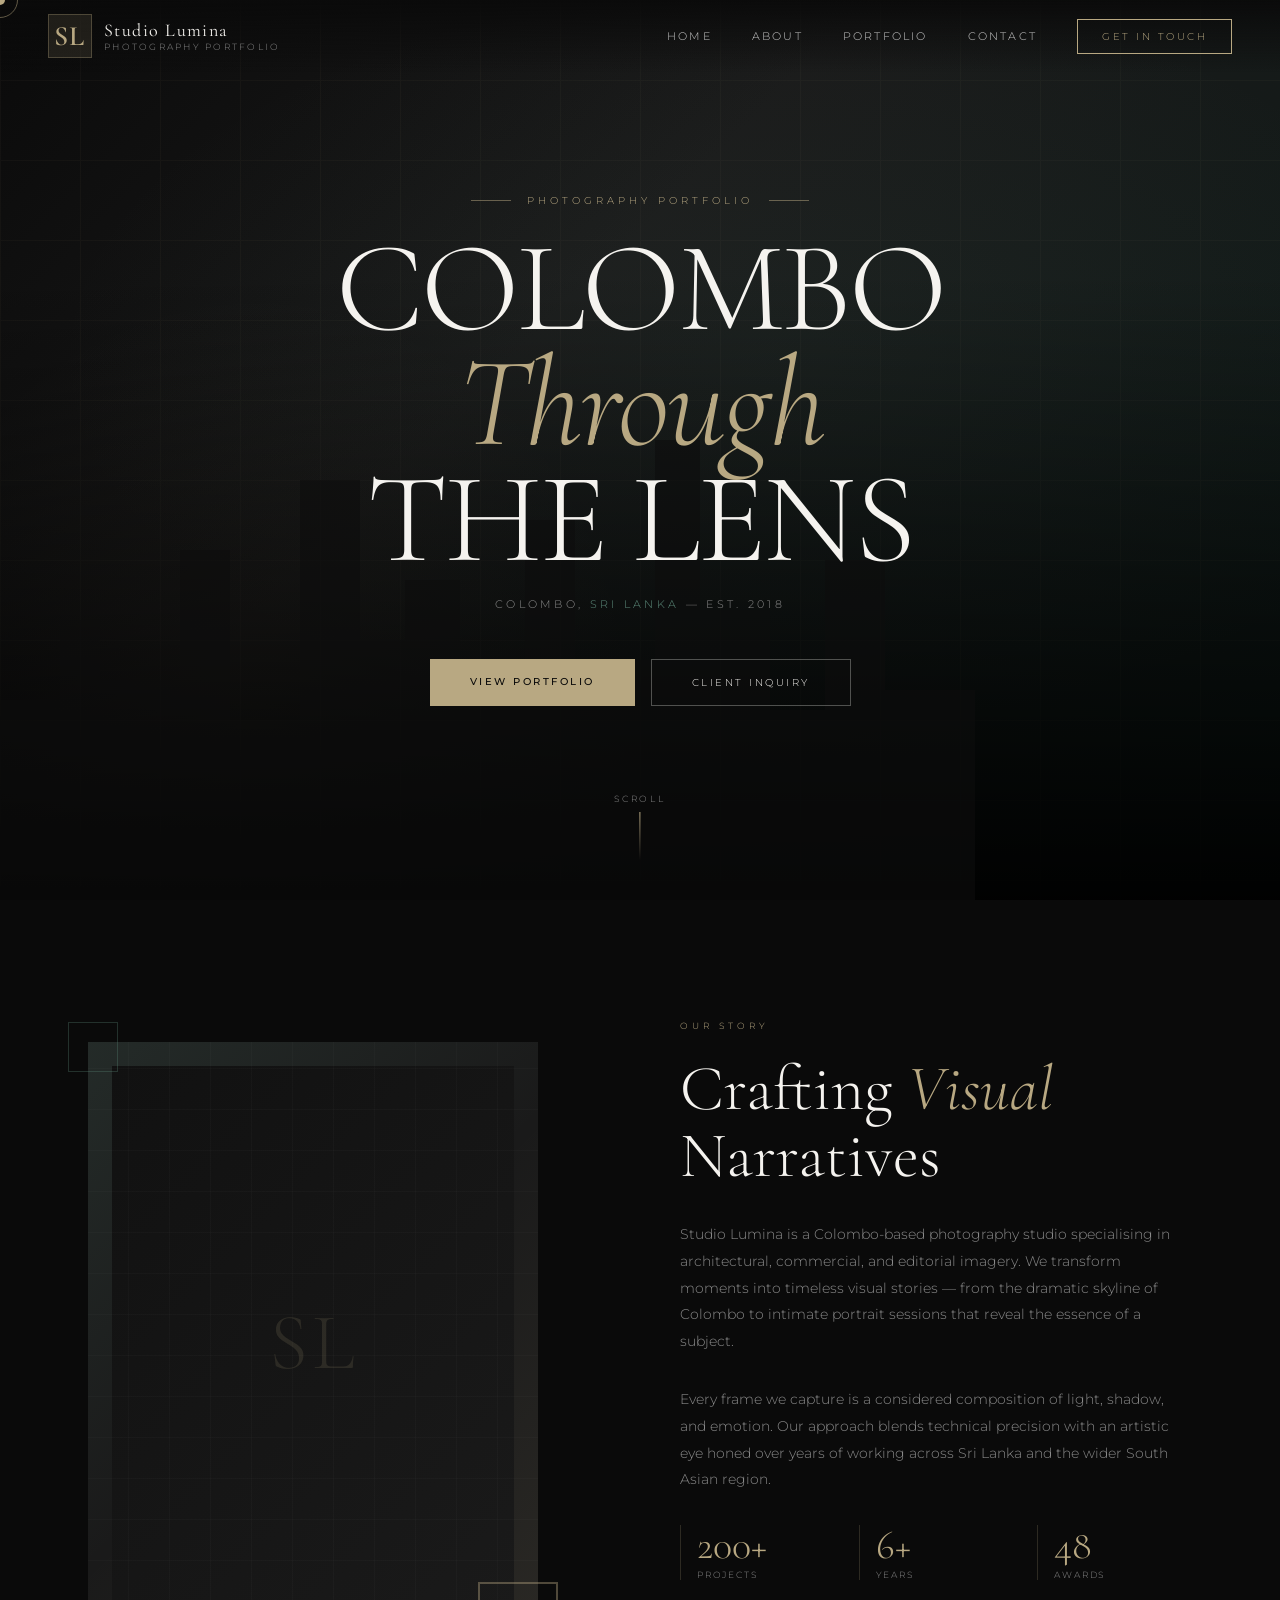
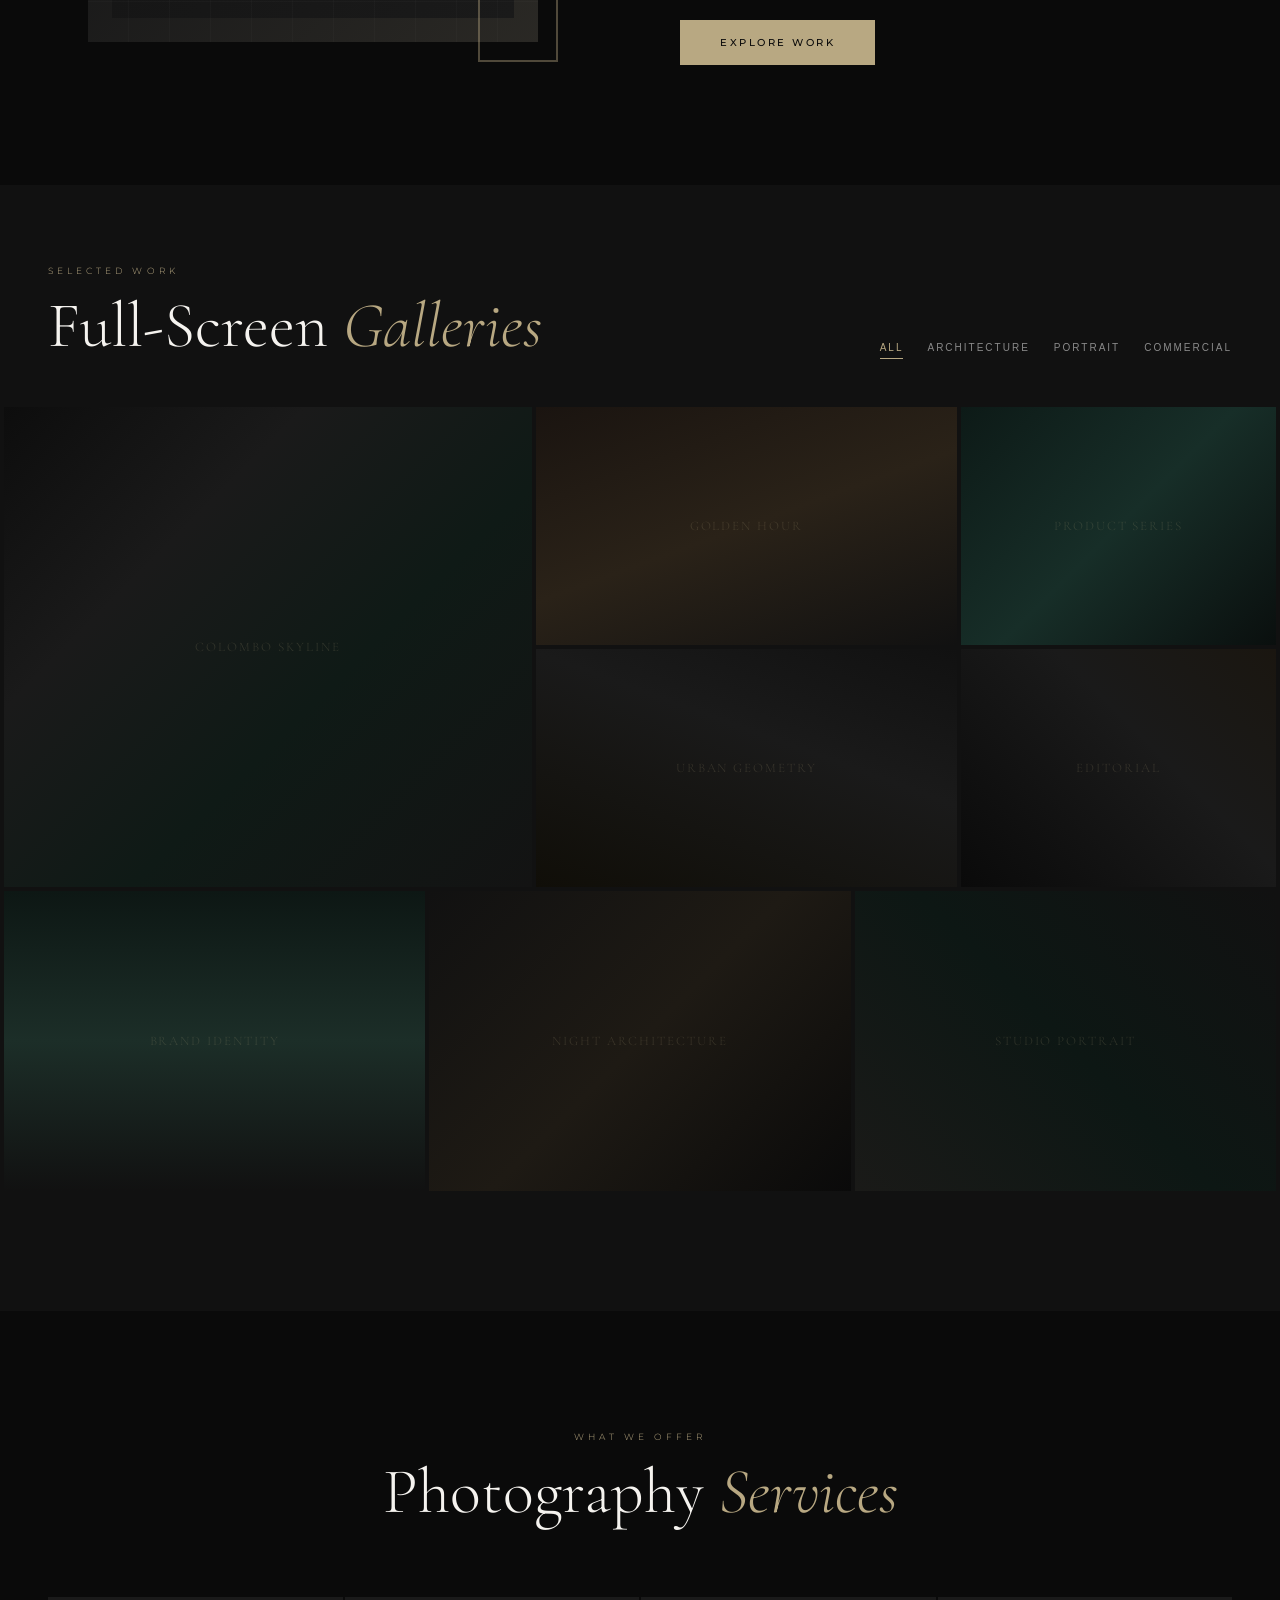
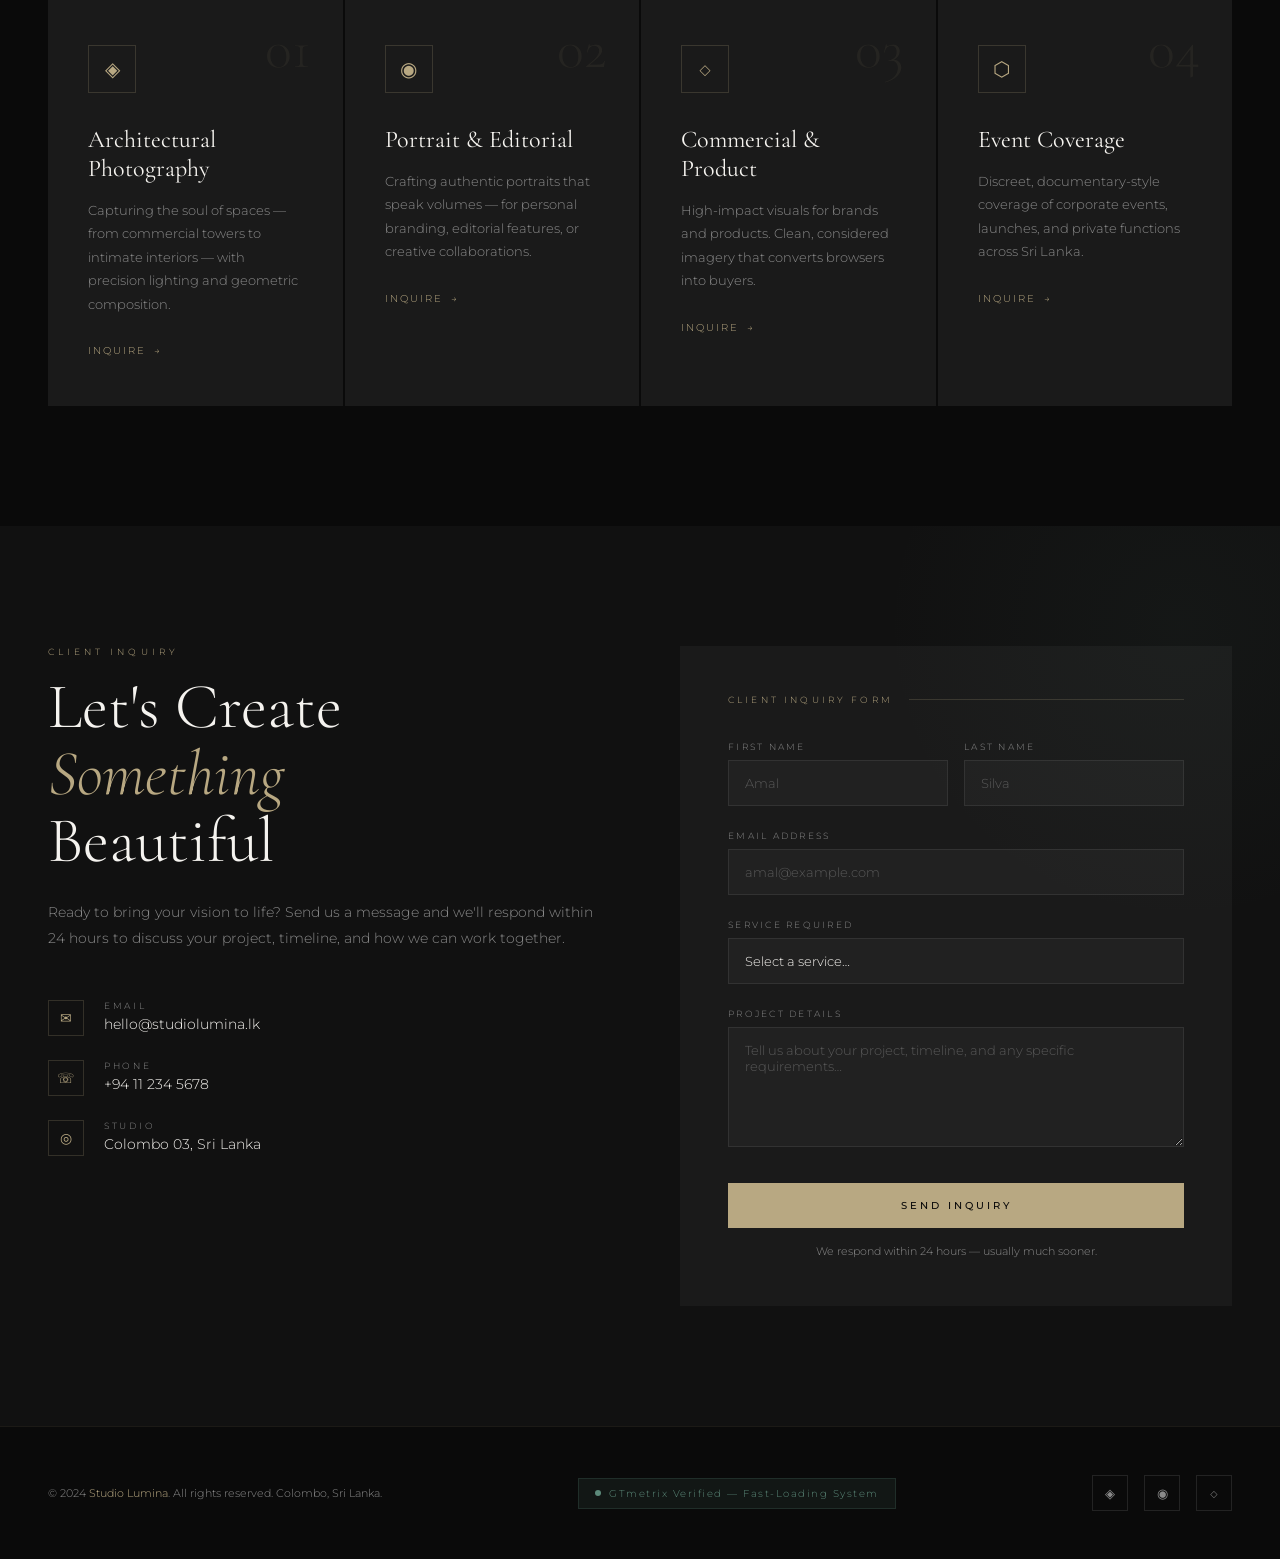
<file: studiolumina/index.html>
<!DOCTYPE html>
<html lang="en">
<head>
<meta charset="UTF-8">
<meta name="viewport" content="width=device-width, initial-scale=1.0">
<title>Studio Lumina — Photography Portfolio</title>
<link href="https://fonts.googleapis.com/css2?family=Cormorant+Garamond:ital,wght@0,300;0,400;0,600;1,300;1,400&family=Montserrat:wght@300;400;500;600&display=swap" rel="stylesheet">
<style>
  :root {
    --black: #0a0a0a;
    --off-black: #111111;
    --charcoal: #1a1a1a;
    --mid: #2e2e2e;
    --silver: #8a8a8a;
    --light: #c8c8c8;
    --white: #f5f3ef;
    --accent: #b8a882;
    --accent2: #5c8a7a;
    --nav-h: 72px;
  }

  *, *::before, *::after { margin: 0; padding: 0; box-sizing: border-box; }

  html { scroll-behavior: smooth; }

  body {
    background: var(--black);
    color: var(--white);
    font-family: 'Montserrat', sans-serif;
    font-weight: 300;
    overflow-x: hidden;
    cursor: none;
  }

  /* Custom cursor */
  .cursor {
    position: fixed; width: 10px; height: 10px;
    background: var(--accent); border-radius: 50%;
    pointer-events: none; z-index: 9999;
    transform: translate(-50%, -50%);
    transition: transform 0.1s, width 0.3s, height 0.3s, opacity 0.3s;
  }
  .cursor-ring {
    position: fixed; width: 36px; height: 36px;
    border: 1px solid rgba(184,168,130,0.5); border-radius: 50%;
    pointer-events: none; z-index: 9998;
    transform: translate(-50%, -50%);
    transition: transform 0.15s ease-out, width 0.3s, height 0.3s;
  }
  body:hover .cursor { opacity: 1; }

  /* NAV */
  nav {
    position: fixed; top: 0; left: 0; right: 0; height: var(--nav-h);
    z-index: 100; display: flex; align-items: center; justify-content: space-between;
    padding: 0 48px;
    background: linear-gradient(to bottom, rgba(10,10,10,0.95) 0%, rgba(10,10,10,0) 100%);
    transition: background 0.4s;
  }
  nav.scrolled { background: rgba(10,10,10,0.97); border-bottom: 1px solid rgba(184,168,130,0.12); }
  .logo {
    display: flex; align-items: center; gap: 12px; text-decoration: none;
  }
  .logo-mark {
    font-family: 'Cormorant Garamond', serif; font-size: 28px; font-weight: 600;
    color: var(--accent); letter-spacing: 0.05em;
    background: rgba(184,168,130,0.12); border: 1px solid rgba(184,168,130,0.3);
    width: 44px; height: 44px; display: grid; place-items: center;
  }
  .logo-text {
    display: flex; flex-direction: column; line-height: 1;
  }
  .logo-text span:first-child {
    font-family: 'Cormorant Garamond', serif; font-size: 18px; font-weight: 400;
    color: var(--white); letter-spacing: 0.08em;
  }
  .logo-text span:last-child {
    font-size: 9px; letter-spacing: 0.25em; color: var(--silver); text-transform: uppercase; margin-top: 3px;
  }
  .nav-links { display: flex; gap: 40px; align-items: center; }
  .nav-links a {
    color: var(--light); text-decoration: none; font-size: 11px; letter-spacing: 0.2em;
    text-transform: uppercase; transition: color 0.3s; position: relative;
  }
  .nav-links a::after {
    content: ''; position: absolute; bottom: -4px; left: 0; width: 0; height: 1px;
    background: var(--accent); transition: width 0.3s;
  }
  .nav-links a:hover { color: var(--accent); }
  .nav-links a:hover::after { width: 100%; }
  .nav-cta {
    background: transparent; border: 1px solid var(--accent);
    color: var(--accent) !important; padding: 10px 24px;
    font-size: 10px !important; letter-spacing: 0.25em !important;
    text-transform: uppercase; cursor: none;
    transition: background 0.3s, color 0.3s !important;
  }
  .nav-cta:hover { background: var(--accent) !important; color: var(--black) !important; }
  .nav-cta::after { display: none !important; }
  .hamburger { display: none; flex-direction: column; gap: 5px; cursor: none; }
  .hamburger span { width: 24px; height: 1px; background: var(--white); transition: all 0.3s; }

  /* HERO */
  #hero {
    position: relative; height: 100vh; min-height: 600px;
    display: flex; align-items: center; justify-content: center;
    overflow: hidden;
  }
  .hero-bg {
    position: absolute; inset: 0;
    background: linear-gradient(135deg, #0a0a0a 0%, #1a1a1a 40%, #0d1a17 100%);
  }
  .hero-bg::before {
    content: ''; position: absolute; inset: 0;
    background: 
      radial-gradient(ellipse 80% 60% at 60% 40%, rgba(92,138,122,0.08) 0%, transparent 70%),
      radial-gradient(ellipse 50% 80% at 20% 80%, rgba(184,168,130,0.06) 0%, transparent 60%);
  }
  /* Architectural grid overlay */
  .hero-grid {
    position: absolute; inset: 0; overflow: hidden; opacity: 0.04;
  }
  .hero-grid::before {
    content: ''; position: absolute; inset: 0;
    background-image: 
      linear-gradient(var(--accent) 1px, transparent 1px),
      linear-gradient(90deg, var(--accent) 1px, transparent 1px);
    background-size: 80px 80px;
  }
  .hero-cityscape {
    position: absolute; bottom: 0; left: 0; right: 0; height: 70%;
    background: linear-gradient(to top, rgba(0,0,0,0.95) 0%, transparent 100%);
    overflow: hidden;
  }
  /* Simulated city silhouette with CSS */
  .hero-cityscape::before {
    content: ''; position: absolute; bottom: 0; left: 0; right: 0; height: 100%;
    background: 
      /* Buildings */
      linear-gradient(to top, #0d0d0d 200px, transparent 200px) 0 0 / 60px 100% no-repeat,
      linear-gradient(to top, #0d0d0d 280px, transparent 280px) 60px 0 / 40px 100% no-repeat,
      linear-gradient(to top, #0d0d0d 220px, transparent 220px) 100px 0 / 80px 100% no-repeat,
      linear-gradient(to top, #0d0d0d 350px, transparent 350px) 180px 0 / 50px 100% no-repeat,
      linear-gradient(to top, #0d0d0d 180px, transparent 180px) 230px 0 / 70px 100% no-repeat,
      linear-gradient(to top, #0d0d0d 420px, transparent 420px) 300px 0 / 60px 100% no-repeat,
      linear-gradient(to top, #0d0d0d 260px, transparent 260px) 360px 0 / 45px 100% no-repeat,
      linear-gradient(to top, #0d0d0d 320px, transparent 320px) 405px 0 / 55px 100% no-repeat,
      linear-gradient(to top, #0d0d0d 200px, transparent 200px) 460px 0 / 65px 100% no-repeat,
      linear-gradient(to top, #0d0d0d 380px, transparent 380px) 525px 0 / 50px 100% no-repeat,
      linear-gradient(to top, #0d0d0d 240px, transparent 240px) 575px 0 / 80px 100% no-repeat,
      linear-gradient(to top, #0d0d0d 460px, transparent 460px) 655px 0 / 45px 100% no-repeat,
      linear-gradient(to top, #0d0d0d 290px, transparent 290px) 700px 0 / 70px 100% no-repeat,
      linear-gradient(to top, #0d0d0d 190px, transparent 190px) 770px 0 / 55px 100% no-repeat,
      linear-gradient(to top, #0d0d0d 340px, transparent 340px) 825px 0 / 60px 100% no-repeat,
      linear-gradient(to top, #0d0d0d 210px, transparent 210px) 885px 0 / 90px 100% no-repeat;
    opacity: 0.6;
  }
  .hero-content {
    position: relative; z-index: 2; text-align: center;
    animation: heroIn 1.4s cubic-bezier(0.16, 1, 0.3, 1) both;
  }
  @keyframes heroIn {
    from { opacity: 0; transform: translateY(40px); }
    to { opacity: 1; transform: translateY(0); }
  }
  .hero-eyebrow {
    font-size: 10px; letter-spacing: 0.4em; text-transform: uppercase;
    color: var(--accent); margin-bottom: 24px;
    display: flex; align-items: center; justify-content: center; gap: 16px;
  }
  .hero-eyebrow::before, .hero-eyebrow::after {
    content: ''; width: 40px; height: 1px; background: var(--accent); opacity: 0.5;
  }
  .hero-title {
    font-family: 'Cormorant Garamond', serif;
    font-size: clamp(64px, 10vw, 130px);
    font-weight: 300; line-height: 0.9;
    letter-spacing: -0.02em; color: var(--white);
    margin-bottom: 8px;
  }
  .hero-title em { font-style: italic; color: var(--accent); }
  .hero-location {
    font-size: 11px; letter-spacing: 0.3em; text-transform: uppercase;
    color: var(--silver); margin: 20px 0 48px;
  }
  .hero-location span { color: var(--accent2); }
  .hero-actions { display: flex; gap: 16px; justify-content: center; flex-wrap: wrap; }
  .btn-primary {
    background: var(--accent); color: var(--black);
    padding: 16px 40px; font-family: 'Montserrat', sans-serif;
    font-size: 10px; letter-spacing: 0.25em; text-transform: uppercase;
    text-decoration: none; font-weight: 500;
    transition: background 0.3s, transform 0.3s;
    display: inline-block; cursor: none;
  }
  .btn-primary:hover { background: var(--white); transform: translateY(-2px); }
  .btn-outline {
    border: 1px solid rgba(245,243,239,0.3); color: var(--white);
    padding: 16px 40px; font-family: 'Montserrat', sans-serif;
    font-size: 10px; letter-spacing: 0.25em; text-transform: uppercase;
    text-decoration: none;
    transition: border-color 0.3s, color 0.3s, transform 0.3s;
    display: inline-block; cursor: none;
  }
  .btn-outline:hover { border-color: var(--accent); color: var(--accent); transform: translateY(-2px); }
  .hero-scroll {
    position: absolute; bottom: 40px; left: 50%; transform: translateX(-50%);
    display: flex; flex-direction: column; align-items: center; gap: 8px;
    font-size: 9px; letter-spacing: 0.3em; text-transform: uppercase; color: var(--silver);
    animation: float 2.5s ease-in-out infinite;
  }
  @keyframes float { 0%,100%{transform:translateX(-50%) translateY(0)} 50%{transform:translateX(-50%) translateY(8px)} }
  .hero-scroll::after {
    content: ''; width: 1px; height: 48px;
    background: linear-gradient(to bottom, var(--accent), transparent);
  }

  /* SECTION STYLES */
  section { position: relative; }
  .section-label {
    font-size: 9px; letter-spacing: 0.45em; text-transform: uppercase;
    color: var(--accent); margin-bottom: 16px;
  }
  .section-title {
    font-family: 'Cormorant Garamond', serif;
    font-size: clamp(36px, 5vw, 64px);
    font-weight: 300; line-height: 1.05;
    color: var(--white);
  }
  .section-title em { font-style: italic; color: var(--accent); }

  /* ABOUT */
  #about {
    padding: 120px 48px;
    display: grid; grid-template-columns: 1fr 1fr; gap: 80px; align-items: center;
    max-width: 1200px; margin: 0 auto;
  }
  .about-visual {
    position: relative; aspect-ratio: 3/4; max-height: 600px;
  }
  .about-img-frame {
    position: absolute; inset: 0;
    background: var(--charcoal);
    overflow: hidden;
  }
  .about-img-frame::before {
    content: ''; position: absolute; inset: 0;
    background: 
      linear-gradient(135deg, rgba(92,138,122,0.15) 0%, transparent 50%,rgba(184,168,130,0.1) 100%);
  }
  /* Abstract architecture pattern */
  .about-img-frame::after {
    content: '';
    position: absolute; inset: 0;
    background-image: repeating-linear-gradient(
      0deg, transparent, transparent 40px,
      rgba(255,255,255,0.02) 40px, rgba(255,255,255,0.02) 41px
    ),
    repeating-linear-gradient(
      90deg, transparent, transparent 40px,
      rgba(255,255,255,0.02) 40px, rgba(255,255,255,0.02) 41px
    );
  }
  .about-img-inner {
    position: absolute; inset: 24px;
    background: linear-gradient(135deg, #111 0%, #1a1a1a 100%);
    display: flex; align-items: center; justify-content: center;
    font-family: 'Cormorant Garamond', serif;
    font-size: 80px; font-weight: 300; color: rgba(184,168,130,0.15);
    letter-spacing: 0.05em;
  }
  .about-frame-accent {
    position: absolute; bottom: -20px; right: -20px;
    width: 80px; height: 80px;
    border: 2px solid var(--accent); opacity: 0.4;
  }
  .about-frame-accent2 {
    position: absolute; top: -20px; left: -20px;
    width: 50px; height: 50px;
    border: 1px solid var(--accent2); opacity: 0.3;
  }
  .about-text { }
  .about-text .section-label { margin-bottom: 24px; }
  .about-text .section-title { margin-bottom: 32px; }
  .about-body {
    color: var(--silver); font-size: 14px; line-height: 1.9; margin-bottom: 32px;
  }
  .about-stats {
    display: grid; grid-template-columns: repeat(3, 1fr); gap: 24px; margin-bottom: 40px;
  }
  .stat { border-left: 1px solid rgba(184,168,130,0.2); padding-left: 16px; }
  .stat-num {
    font-family: 'Cormorant Garamond', serif; font-size: 40px; font-weight: 300;
    color: var(--accent); line-height: 1;
  }
  .stat-label { font-size: 9px; letter-spacing: 0.2em; text-transform: uppercase; color: var(--silver); margin-top: 4px; }

  /* GALLERY */
  #portfolio {
    padding: 80px 0 120px;
    background: var(--off-black);
  }
  .portfolio-header {
    display: flex; align-items: flex-end; justify-content: space-between;
    padding: 0 48px; margin-bottom: 48px;
  }
  .portfolio-filters {
    display: flex; gap: 24px; flex-wrap: wrap;
  }
  .filter-btn {
    font-size: 10px; letter-spacing: 0.2em; text-transform: uppercase;
    color: var(--silver); background: none; border: none;
    cursor: none; padding: 6px 0; position: relative;
    transition: color 0.3s;
  }
  .filter-btn::after {
    content: ''; position: absolute; bottom: 0; left: 0;
    width: 0; height: 1px; background: var(--accent); transition: width 0.3s;
  }
  .filter-btn.active, .filter-btn:hover { color: var(--accent); }
  .filter-btn.active::after, .filter-btn:hover::after { width: 100%; }

  .gallery-grid {
    display: grid;
    grid-template-columns: repeat(12, 1fr);
    grid-template-rows: auto;
    gap: 4px;
    padding: 0 4px;
  }
  .gallery-item {
    position: relative; overflow: hidden; cursor: none;
    background: var(--charcoal);
  }
  .gallery-item:nth-child(1) { grid-column: span 5; grid-row: span 2; aspect-ratio: unset; min-height: 480px; }
  .gallery-item:nth-child(2) { grid-column: span 4; min-height: 235px; }
  .gallery-item:nth-child(3) { grid-column: span 3; min-height: 235px; }
  .gallery-item:nth-child(4) { grid-column: span 4; min-height: 235px; }
  .gallery-item:nth-child(5) { grid-column: span 3; min-height: 235px; }
  .gallery-item:nth-child(6) { grid-column: span 4; min-height: 300px; }
  .gallery-item:nth-child(7) { grid-column: span 4; min-height: 300px; }
  .gallery-item:nth-child(8) { grid-column: span 4; min-height: 300px; }

  .gallery-img {
    width: 100%; height: 100%;
    background: var(--charcoal);
    transition: transform 0.7s cubic-bezier(0.25, 0.46, 0.45, 0.94);
    display: flex; align-items: center; justify-content: center;
    min-height: inherit;
  }
  /* Photo-like gradient fills for demo */
  .gallery-item:nth-child(1) .gallery-img {
    background: linear-gradient(135deg, #0d0d0d 0%, #1a1a1a 30%, #0f1a16 60%, #131313 100%);
  }
  .gallery-item:nth-child(2) .gallery-img {
    background: linear-gradient(160deg, #1a1410 0%, #2a2218 50%, #111 100%);
  }
  .gallery-item:nth-child(3) .gallery-img {
    background: linear-gradient(135deg, #0d1a17 0%, #172e28 50%, #0a0f0e 100%);
  }
  .gallery-item:nth-child(4) .gallery-img {
    background: linear-gradient(200deg, #111 0%, #1a1a1a 40%, #100e08 100%);
  }
  .gallery-item:nth-child(5) .gallery-img {
    background: linear-gradient(45deg, #0a0a0a 0%, #1a1a1a 60%, #1a1610 100%);
  }
  .gallery-item:nth-child(6) .gallery-img {
    background: linear-gradient(180deg, #0d1714 0%, #1c2e28 50%, #111 100%);
  }
  .gallery-item:nth-child(7) .gallery-img {
    background: linear-gradient(135deg, #111 0%, #1e1a14 50%, #0a0a0a 100%);
  }
  .gallery-item:nth-child(8) .gallery-img {
    background: linear-gradient(225deg, #111 0%, #0d1714 50%, #1a1a18 100%);
  }
  /* Architectural line art for gallery placeholders */
  .gallery-img::before {
    content: attr(data-label);
    font-family: 'Cormorant Garamond', serif;
    font-size: 13px; letter-spacing: 0.15em;
    color: rgba(184,168,130,0.2); text-transform: uppercase;
  }
  .gallery-item:hover .gallery-img { transform: scale(1.06); }
  .gallery-overlay {
    position: absolute; inset: 0;
    background: linear-gradient(to top, rgba(0,0,0,0.85) 0%, transparent 60%);
    opacity: 0; transition: opacity 0.4s;
    display: flex; flex-direction: column; justify-content: flex-end;
    padding: 28px;
  }
  .gallery-item:hover .gallery-overlay { opacity: 1; }
  .gallery-overlay h3 {
    font-family: 'Cormorant Garamond', serif; font-size: 20px; font-weight: 400;
    color: var(--white); margin-bottom: 4px;
  }
  .gallery-overlay p {
    font-size: 10px; letter-spacing: 0.2em; text-transform: uppercase; color: var(--accent);
  }
  .gallery-overlay .inquiry-link {
    display: inline-block; margin-top: 12px;
    font-size: 9px; letter-spacing: 0.25em; text-transform: uppercase;
    color: var(--white); text-decoration: none;
    border: 1px solid rgba(255,255,255,0.3); padding: 8px 20px;
    transition: border-color 0.3s, color 0.3s;
  }
  .gallery-overlay .inquiry-link:hover { border-color: var(--accent); color: var(--accent); }

  /* SERVICES */
  #services {
    padding: 120px 48px;
    background: var(--black);
  }
  .services-header { text-align: center; margin-bottom: 72px; }
  .services-grid {
    display: grid; grid-template-columns: repeat(auto-fit, minmax(280px, 1fr));
    gap: 2px; max-width: 1200px; margin: 0 auto;
  }
  .service-card {
    background: var(--charcoal); padding: 48px 40px;
    position: relative; overflow: hidden;
    transition: background 0.4s;
    cursor: none;
  }
  .service-card::before {
    content: ''; position: absolute; top: 0; left: 0; right: 0; height: 2px;
    background: var(--accent); transform: scaleX(0); transform-origin: left;
    transition: transform 0.4s;
  }
  .service-card:hover { background: #1f1f1f; }
  .service-card:hover::before { transform: scaleX(1); }
  .service-icon {
    width: 48px; height: 48px; margin-bottom: 32px;
    display: flex; align-items: center; justify-content: center;
    border: 1px solid rgba(184,168,130,0.2);
    color: var(--accent); font-size: 20px;
  }
  .service-num {
    font-family: 'Cormorant Garamond', serif; font-size: 56px; font-weight: 300;
    color: rgba(184,168,130,0.08); position: absolute; top: 24px; right: 32px;
    line-height: 1;
  }
  .service-name {
    font-family: 'Cormorant Garamond', serif; font-size: 24px; font-weight: 400;
    color: var(--white); margin-bottom: 16px;
  }
  .service-desc {
    font-size: 13px; color: var(--silver); line-height: 1.8;
  }
  .service-link {
    display: inline-flex; align-items: center; gap: 8px; margin-top: 28px;
    font-size: 10px; letter-spacing: 0.2em; text-transform: uppercase;
    color: var(--accent); text-decoration: none;
    transition: gap 0.3s;
  }
  .service-link:hover { gap: 14px; }
  .service-link::after { content: '→'; }

  /* CONTACT / INQUIRY */
  #contact {
    padding: 120px 48px;
    background: var(--off-black);
    position: relative; overflow: hidden;
  }
  #contact::before {
    content: ''; position: absolute; top: -200px; right: -200px;
    width: 600px; height: 600px; border-radius: 50%;
    background: radial-gradient(circle, rgba(92,138,122,0.05) 0%, transparent 70%);
  }
  .contact-inner {
    max-width: 1200px; margin: 0 auto;
    display: grid; grid-template-columns: 1fr 1fr; gap: 80px; align-items: start;
  }
  .contact-info { }
  .contact-info .section-title { margin-bottom: 24px; }
  .contact-body {
    color: var(--silver); font-size: 14px; line-height: 1.9; margin-bottom: 48px;
  }
  .contact-details { display: flex; flex-direction: column; gap: 24px; }
  .contact-item {
    display: flex; gap: 20px; align-items: flex-start;
  }
  .contact-item-icon {
    width: 36px; height: 36px; border: 1px solid rgba(184,168,130,0.2);
    display: grid; place-items: center; color: var(--accent); flex-shrink: 0; font-size: 14px;
  }
  .contact-item-text { }
  .contact-item-label {
    font-size: 9px; letter-spacing: 0.3em; text-transform: uppercase;
    color: var(--silver); margin-bottom: 4px;
  }
  .contact-item-value { font-size: 14px; color: var(--white); }

  /* FORM */
  .inquiry-form { background: var(--charcoal); padding: 48px; }
  .form-header {
    font-size: 9px; letter-spacing: 0.35em; text-transform: uppercase;
    color: var(--accent); margin-bottom: 36px;
    display: flex; align-items: center; gap: 16px;
  }
  .form-header::after { content: ''; flex: 1; height: 1px; background: rgba(184,168,130,0.2); }
  .form-group { margin-bottom: 24px; position: relative; }
  .form-label {
    display: block; font-size: 9px; letter-spacing: 0.25em; text-transform: uppercase;
    color: var(--silver); margin-bottom: 8px;
  }
  .form-input, .form-textarea, .form-select {
    width: 100%; background: rgba(255,255,255,0.03);
    border: 1px solid rgba(255,255,255,0.08); color: var(--white);
    padding: 14px 16px; font-family: 'Montserrat', sans-serif;
    font-size: 13px; font-weight: 300;
    transition: border-color 0.3s, background 0.3s;
    outline: none; appearance: none;
  }
  .form-input:focus, .form-textarea:focus, .form-select:focus {
    border-color: var(--accent); background: rgba(184,168,130,0.04);
  }
  .form-input::placeholder, .form-textarea::placeholder { color: rgba(255,255,255,0.25); }
  .form-textarea { resize: vertical; min-height: 120px; }
  .form-select option { background: var(--charcoal); }
  .form-row { display: grid; grid-template-columns: 1fr 1fr; gap: 16px; }
  .form-submit {
    width: 100%; background: var(--accent); color: var(--black);
    border: none; padding: 16px;
    font-family: 'Montserrat', sans-serif; font-size: 10px;
    letter-spacing: 0.3em; text-transform: uppercase; font-weight: 500;
    cursor: none; transition: background 0.3s, transform 0.2s;
    margin-top: 8px;
  }
  .form-submit:hover { background: var(--white); transform: translateY(-1px); }
  .form-note { font-size: 11px; color: var(--silver); margin-top: 16px; text-align: center; }
  .success-msg {
    display: none; padding: 16px; background: rgba(92,138,122,0.15);
    border: 1px solid var(--accent2); color: var(--accent2);
    font-size: 12px; letter-spacing: 0.05em; text-align: center; margin-top: 16px;
  }

  /* FOOTER */
  footer {
    background: var(--black); border-top: 1px solid rgba(184,168,130,0.1);
    padding: 48px;
  }
  .footer-inner {
    max-width: 1200px; margin: 0 auto;
    display: flex; align-items: center; justify-content: space-between; flex-wrap: wrap; gap: 24px;
  }
  .footer-copy { font-size: 11px; color: var(--silver); }
  .footer-copy span { color: var(--accent); }
  .footer-social { display: flex; gap: 16px; }
  .social-link {
    width: 36px; height: 36px; border: 1px solid rgba(255,255,255,0.1);
    display: grid; place-items: center;
    color: var(--silver); text-decoration: none; font-size: 13px;
    transition: border-color 0.3s, color 0.3s;
  }
  .social-link:hover { border-color: var(--accent); color: var(--accent); }
  .footer-badge {
    display: flex; align-items: center; gap: 8px;
    background: rgba(92,138,122,0.1); border: 1px solid rgba(92,138,122,0.2);
    padding: 8px 16px; font-size: 10px; letter-spacing: 0.15em;
    color: var(--accent2);
  }
  .badge-dot { width: 6px; height: 6px; background: var(--accent2); border-radius: 50%; animation: pulse 2s infinite; }
  @keyframes pulse { 0%,100%{opacity:1;transform:scale(1)} 50%{opacity:0.5;transform:scale(1.3)} }

  /* LIGHTBOX */
  .lightbox {
    position: fixed; inset: 0; z-index: 1000;
    background: rgba(0,0,0,0.97);
    display: none; align-items: center; justify-content: center;
  }
  .lightbox.open { display: flex; }
  .lightbox-close {
    position: absolute; top: 24px; right: 32px;
    font-size: 28px; color: var(--white); cursor: none;
    background: none; border: none; line-height: 1;
    transition: color 0.3s;
  }
  .lightbox-close:hover { color: var(--accent); }
  .lightbox-content {
    max-width: 800px; width: 90%; text-align: center;
  }
  .lightbox-img {
    width: 100%; aspect-ratio: 16/10;
    background: var(--charcoal); margin-bottom: 24px;
    display: flex; align-items: center; justify-content: center;
    font-family: 'Cormorant Garamond', serif; font-size: 20px;
    color: rgba(184,168,130,0.3); letter-spacing: 0.1em;
  }
  .lightbox-title {
    font-family: 'Cormorant Garamond', serif; font-size: 28px; font-weight: 300;
    color: var(--white); margin-bottom: 8px;
  }
  .lightbox-cat { font-size: 10px; letter-spacing: 0.3em; text-transform: uppercase; color: var(--accent); }

  /* Scroll reveal */
  .reveal { opacity: 0; transform: translateY(32px); transition: opacity 0.8s, transform 0.8s; }
  .reveal.visible { opacity: 1; transform: none; }

  /* MOBILE NAV */
  .mobile-nav {
    position: fixed; inset: 0; z-index: 99;
    background: rgba(10,10,10,0.98);
    display: flex; flex-direction: column; align-items: center; justify-content: center;
    gap: 40px; transform: translateX(100%); transition: transform 0.4s cubic-bezier(0.16,1,0.3,1);
  }
  .mobile-nav.open { transform: none; }
  .mobile-nav a {
    font-family: 'Cormorant Garamond', serif; font-size: 40px; font-weight: 300;
    color: var(--white); text-decoration: none; transition: color 0.3s;
  }
  .mobile-nav a:hover { color: var(--accent); }

  @media (max-width: 900px) {
    nav { padding: 0 24px; }
    .nav-links { display: none; }
    .hamburger { display: flex; }
    #about { grid-template-columns: 1fr; padding: 80px 24px; }
    .about-visual { max-height: 350px; order: -1; }
    .gallery-item:nth-child(1) { grid-column: span 12; min-height: 300px; }
    .gallery-item:nth-child(2), .gallery-item:nth-child(3) { grid-column: span 6; }
    .gallery-item:nth-child(4), .gallery-item:nth-child(5) { grid-column: span 6; }
    .gallery-item:nth-child(6), .gallery-item:nth-child(7), .gallery-item:nth-child(8) { grid-column: span 4; }
    #services { padding: 80px 24px; }
    .contact-inner { grid-template-columns: 1fr; gap: 48px; }
    #contact { padding: 80px 24px; }
    .inquiry-form { padding: 32px 24px; }
    .form-row { grid-template-columns: 1fr; }
    .portfolio-header { flex-direction: column; align-items: flex-start; gap: 24px; padding: 0 24px; }
    footer { padding: 32px 24px; }
    .footer-inner { flex-direction: column; align-items: flex-start; }
    .about-stats { grid-template-columns: repeat(2, 1fr); }
  }
</style>
</head>
<body>

<!-- Cursor -->
<div class="cursor" id="cursor"></div>
<div class="cursor-ring" id="cursorRing"></div>

<!-- NAV -->
<nav id="nav">
  <a href="#hero" class="logo">
    <div class="logo-mark">SL</div>
    <div class="logo-text">
      <span>Studio Lumina</span>
      <span>Photography Portfolio</span>
    </div>
  </a>
  <div class="nav-links">
    <a href="#hero">Home</a>
    <a href="#about">About</a>
    <a href="#portfolio">Portfolio</a>
    <a href="#contact">Contact</a>
    <a href="#contact" class="nav-cta">Get In Touch</a>
  </div>
  <div class="hamburger" id="hamburger">
    <span></span><span></span><span></span>
  </div>
</nav>

<!-- MOBILE NAV -->
<div class="mobile-nav" id="mobileNav">
  <a href="#hero" onclick="closeMobileNav()">Home</a>
  <a href="#about" onclick="closeMobileNav()">About</a>
  <a href="#portfolio" onclick="closeMobileNav()">Portfolio</a>
  <a href="#contact" onclick="closeMobileNav()">Contact</a>
</div>

<!-- HERO -->
<section id="hero">
  <div class="hero-bg"></div>
  <div class="hero-grid"></div>
  <div class="hero-cityscape"></div>
  <div class="hero-content">
    <div class="hero-eyebrow">Photography Portfolio</div>
    <h1 class="hero-title">COLOMBO<br><em>Through</em><br>THE LENS</h1>
    <p class="hero-location">Colombo, <span>Sri Lanka</span> — EST. 2018</p>
    <div class="hero-actions">
      <a href="#portfolio" class="btn-primary">View Portfolio</a>
      <a href="#contact" class="btn-outline">Client Inquiry</a>
    </div>
  </div>
  <div class="hero-scroll">Scroll</div>
</section>

<!-- ABOUT -->
<section id="about">
  <div class="about-visual reveal">
    <div class="about-img-frame">
      <div class="about-img-inner">SL</div>
    </div>
    <div class="about-frame-accent"></div>
    <div class="about-frame-accent2"></div>
  </div>
  <div class="about-text reveal">
    <p class="section-label">Our Story</p>
    <h2 class="section-title">Crafting <em>Visual</em><br>Narratives</h2>
    <p class="about-body">
      Studio Lumina is a Colombo-based photography studio specialising in architectural, commercial, and editorial imagery. We transform moments into timeless visual stories — from the dramatic skyline of Colombo to intimate portrait sessions that reveal the essence of a subject.
    </p>
    <p class="about-body">
      Every frame we capture is a considered composition of light, shadow, and emotion. Our approach blends technical precision with an artistic eye honed over years of working across Sri Lanka and the wider South Asian region.
    </p>
    <div class="about-stats">
      <div class="stat">
        <div class="stat-num">200+</div>
        <div class="stat-label">Projects</div>
      </div>
      <div class="stat">
        <div class="stat-num">6+</div>
        <div class="stat-label">Years</div>
      </div>
      <div class="stat">
        <div class="stat-num">48</div>
        <div class="stat-label">Awards</div>
      </div>
    </div>
    <a href="#portfolio" class="btn-primary">Explore Work</a>
  </div>
</section>

<!-- PORTFOLIO -->
<section id="portfolio">
  <div class="portfolio-header reveal">
    <div>
      <p class="section-label">Selected Work</p>
      <h2 class="section-title">Full-Screen <em>Galleries</em></h2>
    </div>
    <div class="portfolio-filters">
      <button class="filter-btn active" onclick="filterGallery('all', this)">All</button>
      <button class="filter-btn" onclick="filterGallery('architecture', this)">Architecture</button>
      <button class="filter-btn" onclick="filterGallery('portrait', this)">Portrait</button>
      <button class="filter-btn" onclick="filterGallery('commercial', this)">Commercial</button>
    </div>
  </div>
  <div class="gallery-grid" id="galleryGrid">
    <div class="gallery-item reveal" data-cat="architecture" onclick="openLightbox('Colombo Skyline', 'Architecture')">
      <div class="gallery-img" data-label="Colombo Skyline"></div>
      <div class="gallery-overlay">
        <h3>Colombo Skyline</h3>
        <p>Architecture · 2024</p>
        <a href="#contact" class="inquiry-link">Inquiry</a>
      </div>
    </div>
    <div class="gallery-item reveal" data-cat="portrait" onclick="openLightbox('Golden Hour Portrait', 'Portrait')">
      <div class="gallery-img" data-label="Golden Hour"></div>
      <div class="gallery-overlay">
        <h3>Golden Hour</h3>
        <p>Portrait · 2024</p>
        <a href="#contact" class="inquiry-link">Inquiry</a>
      </div>
    </div>
    <div class="gallery-item reveal" data-cat="commercial" onclick="openLightbox('Product Series', 'Commercial')">
      <div class="gallery-img" data-label="Product Series"></div>
      <div class="gallery-overlay">
        <h3>Product Series</h3>
        <p>Commercial · 2023</p>
        <a href="#contact" class="inquiry-link">Inquiry</a>
      </div>
    </div>
    <div class="gallery-item reveal" data-cat="architecture" onclick="openLightbox('Urban Geometry', 'Architecture')">
      <div class="gallery-img" data-label="Urban Geometry"></div>
      <div class="gallery-overlay">
        <h3>Urban Geometry</h3>
        <p>Architecture · 2024</p>
        <a href="#contact" class="inquiry-link">Inquiry</a>
      </div>
    </div>
    <div class="gallery-item reveal" data-cat="portrait" onclick="openLightbox('Editorial Campaign', 'Portrait')">
      <div class="gallery-img" data-label="Editorial"></div>
      <div class="gallery-overlay">
        <h3>Editorial Campaign</h3>
        <p>Portrait · 2023</p>
        <a href="#contact" class="inquiry-link">Inquiry</a>
      </div>
    </div>
    <div class="gallery-item reveal" data-cat="commercial" onclick="openLightbox('Brand Identity', 'Commercial')">
      <div class="gallery-img" data-label="Brand Identity"></div>
      <div class="gallery-overlay">
        <h3>Brand Identity</h3>
        <p>Commercial · 2024</p>
        <a href="#contact" class="inquiry-link">Inquiry</a>
      </div>
    </div>
    <div class="gallery-item reveal" data-cat="architecture" onclick="openLightbox('Night Architecture', 'Architecture')">
      <div class="gallery-img" data-label="Night Architecture"></div>
      <div class="gallery-overlay">
        <h3>Night Architecture</h3>
        <p>Architecture · 2024</p>
        <a href="#contact" class="inquiry-link">Inquiry</a>
      </div>
    </div>
    <div class="gallery-item reveal" data-cat="portrait" onclick="openLightbox('Studio Portrait', 'Portrait')">
      <div class="gallery-img" data-label="Studio Portrait"></div>
      <div class="gallery-overlay">
        <h3>Studio Portrait</h3>
        <p>Portrait · 2023</p>
        <a href="#contact" class="inquiry-link">Inquiry</a>
      </div>
    </div>
  </div>
</section>

<!-- SERVICES -->
<section id="services">
  <div class="services-header reveal">
    <p class="section-label">What We Offer</p>
    <h2 class="section-title">Photography <em>Services</em></h2>
  </div>
  <div class="services-grid">
    <div class="service-card reveal">
      <div class="service-num">01</div>
      <div class="service-icon">◈</div>
      <h3 class="service-name">Architectural Photography</h3>
      <p class="service-desc">Capturing the soul of spaces — from commercial towers to intimate interiors — with precision lighting and geometric composition.</p>
      <a href="#contact" class="service-link">Inquire</a>
    </div>
    <div class="service-card reveal">
      <div class="service-num">02</div>
      <div class="service-icon">◉</div>
      <h3 class="service-name">Portrait & Editorial</h3>
      <p class="service-desc">Crafting authentic portraits that speak volumes — for personal branding, editorial features, or creative collaborations.</p>
      <a href="#contact" class="service-link">Inquire</a>
    </div>
    <div class="service-card reveal">
      <div class="service-num">03</div>
      <div class="service-icon">◇</div>
      <h3 class="service-name">Commercial & Product</h3>
      <p class="service-desc">High-impact visuals for brands and products. Clean, considered imagery that converts browsers into buyers.</p>
      <a href="#contact" class="service-link">Inquire</a>
    </div>
    <div class="service-card reveal">
      <div class="service-num">04</div>
      <div class="service-icon">⬡</div>
      <h3 class="service-name">Event Coverage</h3>
      <p class="service-desc">Discreet, documentary-style coverage of corporate events, launches, and private functions across Sri Lanka.</p>
      <a href="#contact" class="service-link">Inquire</a>
    </div>
  </div>
</section>

<!-- CONTACT -->
<section id="contact">
  <div class="contact-inner">
    <div class="contact-info reveal">
      <p class="section-label">Client Inquiry</p>
      <h2 class="section-title">Let's Create<br><em>Something</em><br>Beautiful</h2>
      <p class="contact-body">
        Ready to bring your vision to life? Send us a message and we'll respond within 24 hours to discuss your project, timeline, and how we can work together.
      </p>
      <div class="contact-details">
        <div class="contact-item">
          <div class="contact-item-icon">✉</div>
          <div class="contact-item-text">
            <div class="contact-item-label">Email</div>
            <div class="contact-item-value">hello@studiolumina.lk</div>
          </div>
        </div>
        <div class="contact-item">
          <div class="contact-item-icon">☏</div>
          <div class="contact-item-text">
            <div class="contact-item-label">Phone</div>
            <div class="contact-item-value">+94 11 234 5678</div>
          </div>
        </div>
        <div class="contact-item">
          <div class="contact-item-icon">◎</div>
          <div class="contact-item-text">
            <div class="contact-item-label">Studio</div>
            <div class="contact-item-value">Colombo 03, Sri Lanka</div>
          </div>
        </div>
      </div>
    </div>
    <div class="inquiry-form reveal">
      <div class="form-header">Client Inquiry Form</div>
      <div class="form-row">
        <div class="form-group">
          <label class="form-label">First Name</label>
          <input type="text" class="form-input" placeholder="Amal">
        </div>
        <div class="form-group">
          <label class="form-label">Last Name</label>
          <input type="text" class="form-input" placeholder="Silva">
        </div>
      </div>
      <div class="form-group">
        <label class="form-label">Email Address</label>
        <input type="email" class="form-input" placeholder="amal@example.com">
      </div>
      <div class="form-group">
        <label class="form-label">Service Required</label>
        <select class="form-select form-input">
          <option value="" disabled selected>Select a service…</option>
          <option>Architectural Photography</option>
          <option>Portrait & Editorial</option>
          <option>Commercial & Product</option>
          <option>Event Coverage</option>
          <option>Other</option>
        </select>
      </div>
      <div class="form-group">
        <label class="form-label">Project Details</label>
        <textarea class="form-textarea" placeholder="Tell us about your project, timeline, and any specific requirements…"></textarea>
      </div>
      <button class="form-submit" onclick="submitForm()">Send Inquiry</button>
      <p class="form-note">We respond within 24 hours — usually much sooner.</p>
      <div class="success-msg" id="successMsg">
        ✓ Thank you! Your inquiry has been received. We'll be in touch shortly.
      </div>
    </div>
  </div>
</section>

<!-- FOOTER -->
<footer>
  <div class="footer-inner">
    <div class="footer-copy">
      © 2024 <span>Studio Lumina</span>. All rights reserved. Colombo, Sri Lanka.
    </div>
    <div class="footer-badge">
      <div class="badge-dot"></div>
      GTmetrix Verified — Fast-Loading System
    </div>
    <div class="footer-social">
      <a href="#" class="social-link" title="Instagram">◈</a>
      <a href="#" class="social-link" title="Facebook">◉</a>
      <a href="#" class="social-link" title="LinkedIn">◇</a>
    </div>
  </div>
</footer>

<!-- LIGHTBOX -->
<div class="lightbox" id="lightbox">
  <button class="lightbox-close" onclick="closeLightbox()">✕</button>
  <div class="lightbox-content">
    <div class="lightbox-img" id="lightboxImg">Studio Lumina</div>
    <h3 class="lightbox-title" id="lightboxTitle">Photo Title</h3>
    <p class="lightbox-cat" id="lightboxCat">Category</p>
  </div>
</div>

<script>
  // Cursor
  const cursor = document.getElementById('cursor');
  const ring = document.getElementById('cursorRing');
  let mx = 0, my = 0, rx = 0, ry = 0;
  document.addEventListener('mousemove', e => { mx = e.clientX; my = e.clientY; });
  function animCursor() {
    cursor.style.left = mx + 'px'; cursor.style.top = my + 'px';
    rx += (mx - rx) * 0.12; ry += (my - ry) * 0.12;
    ring.style.left = rx + 'px'; ring.style.top = ry + 'px';
    requestAnimationFrame(animCursor);
  }
  animCursor();
  document.querySelectorAll('a, button, .gallery-item, .service-card').forEach(el => {
    el.addEventListener('mouseenter', () => {
      cursor.style.width = '20px'; cursor.style.height = '20px';
      ring.style.width = '60px'; ring.style.height = '60px';
    });
    el.addEventListener('mouseleave', () => {
      cursor.style.width = '10px'; cursor.style.height = '10px';
      ring.style.width = '36px'; ring.style.height = '36px';
    });
  });

  // Scroll nav
  const nav = document.getElementById('nav');
  window.addEventListener('scroll', () => {
    nav.classList.toggle('scrolled', window.scrollY > 80);
  });

  // Reveal on scroll
  const reveals = document.querySelectorAll('.reveal');
  const revealObs = new IntersectionObserver((entries) => {
    entries.forEach((e, i) => {
      if (e.isIntersecting) {
        setTimeout(() => e.target.classList.add('visible'), e.target.dataset.delay || 0);
      }
    });
  }, { threshold: 0.1 });
  reveals.forEach((el, i) => {
    el.dataset.delay = (i % 4) * 100;
    revealObs.observe(el);
  });

  // Gallery filter
  function filterGallery(cat, btn) {
    document.querySelectorAll('.filter-btn').forEach(b => b.classList.remove('active'));
    btn.classList.add('active');
    document.querySelectorAll('.gallery-item').forEach(item => {
      const show = cat === 'all' || item.dataset.cat === cat;
      item.style.opacity = show ? '1' : '0.2';
      item.style.transform = show ? '' : 'scale(0.97)';
      item.style.transition = 'opacity 0.4s, transform 0.4s';
    });
  }

  // Lightbox
  function openLightbox(title, cat) {
    document.getElementById('lightbox').classList.add('open');
    document.getElementById('lightboxTitle').textContent = title;
    document.getElementById('lightboxCat').textContent = cat;
    document.getElementById('lightboxImg').textContent = title;
    document.body.style.overflow = 'hidden';
  }
  function closeLightbox() {
    document.getElementById('lightbox').classList.remove('open');
    document.body.style.overflow = '';
  }
  document.getElementById('lightbox').addEventListener('click', function(e) {
    if (e.target === this) closeLightbox();
  });
  document.addEventListener('keydown', e => { if (e.key === 'Escape') closeLightbox(); });

  // Form submit
  function submitForm() {
    const inputs = document.querySelectorAll('.form-input, .form-textarea, .form-select');
    let valid = true;
    inputs.forEach(i => {
      if (!i.value.trim()) { i.style.borderColor = 'rgba(200,80,80,0.5)'; valid = false; }
      else i.style.borderColor = '';
    });
    if (!valid) return;
    const btn = document.querySelector('.form-submit');
    btn.textContent = 'Sending…'; btn.disabled = true;
    setTimeout(() => {
      btn.textContent = 'Send Inquiry'; btn.disabled = false;
      document.getElementById('successMsg').style.display = 'block';
      inputs.forEach(i => i.value = '');
    }, 1200);
  }

  // Mobile nav
  const hamburger = document.getElementById('hamburger');
  const mobileNav = document.getElementById('mobileNav');
  let mNavOpen = false;
  hamburger.addEventListener('click', () => {
    mNavOpen = !mNavOpen;
    mobileNav.classList.toggle('open', mNavOpen);
    hamburger.querySelectorAll('span')[0].style.transform = mNavOpen ? 'translateY(6px) rotate(45deg)' : '';
    hamburger.querySelectorAll('span')[1].style.opacity = mNavOpen ? '0' : '1';
    hamburger.querySelectorAll('span')[2].style.transform = mNavOpen ? 'translateY(-6px) rotate(-45deg)' : '';
  });
  function closeMobileNav() {
    mNavOpen = false;
    mobileNav.classList.remove('open');
    hamburger.querySelectorAll('span')[0].style.transform = '';
    hamburger.querySelectorAll('span')[1].style.opacity = '';
    hamburger.querySelectorAll('span')[2].style.transform = '';
  }
</script>
</body>
</html>
</file>
